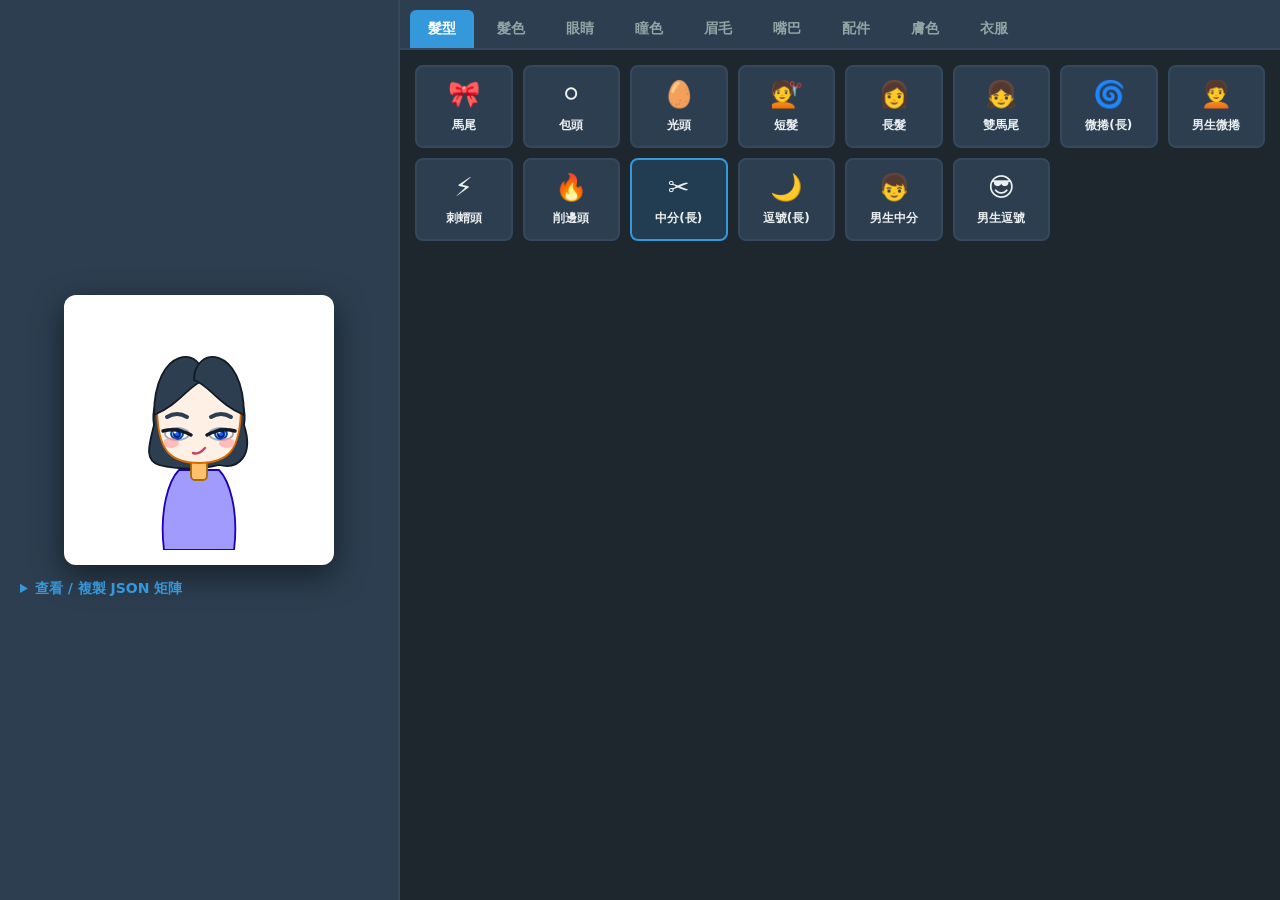
<file: index.html>
<!DOCTYPE html>
<html lang="zh-Hant">
<head>
  <meta charset="UTF-8">
  <!-- 加入這行 Meta 標籤，確保手機端能正確縮放與拒絕雙擊放大 -->
  <meta name="viewport" content="width=device-width, initial-scale=1.0, maximum-scale=1.0, user-scalable=no">
  <title>Avatar 造型型錄展示廳</title>
  <style>
    :root { 
      --bg-dark: #1e272e; --panel-bg: #2c3e50; --accent: #3498db; 
      --text: #ecf0f1; --border: #34495e; 
    }
    body { 
      margin: 0; padding: 0; font-family: system-ui, -apple-system, sans-serif; 
      background: var(--bg-dark); color: var(--text); 
      display: flex; height: 100vh; overflow: hidden; 
      flex-direction: row; /* 預設桌機為左右並排 */
    }
    
    /* === 左側/上方 預覽區 === */
    .preview-section { 
      width: 400px; background: var(--panel-bg); display: flex; 
      flex-direction: column; align-items: center; justify-content: center; 
      border-right: 2px solid var(--border); padding: 20px; box-sizing: border-box;
      z-index: 10;
    }
    .preview-box { 
      background: #ffffff; border-radius: 12px; padding: 15px; 
      box-shadow: 0 10px 30px rgba(0,0,0,0.5); margin-bottom: 15px;
      display: flex; justify-content: center; align-items: center;
    }
    .json-area {
      width: 100%; display: flex; flex-direction: column;
    }
    .json-area summary {
      cursor: pointer; font-size: 14px; font-weight: bold; color: var(--accent);
      margin-bottom: 8px; outline: none; user-select: none;
    }
    .json-output { 
      width: 100%; height: 120px; background: #111; color: #2ecc71; 
      border: 1px solid var(--border); border-radius: 6px; padding: 10px; 
      font-family: monospace; font-size: 12px; resize: none; box-sizing: border-box;
    }

    /* === 右側/下方 型錄區 === */
    .catalog-section { 
      flex: 1; display: flex; flex-direction: column; min-width: 0;
    }
    .tabs { 
      display: flex; background: var(--panel-bg); padding: 10px 10px 0; 
      gap: 5px; border-bottom: 2px solid var(--border); 
      overflow-x: auto; white-space: nowrap; /* 支援橫向滑動 */
      -webkit-overflow-scrolling: touch; /* iOS 滑動順暢 */
    }
    /* 隱藏捲軸美化 */
    .tabs::-webkit-scrollbar { height: 4px; }
    .tabs::-webkit-scrollbar-track { background: var(--panel-bg); }
    .tabs::-webkit-scrollbar-thumb { background: var(--border); border-radius: 2px; }

    .tab-btn { 
      background: transparent; color: #95a5a6; border: none; padding: 10px 18px; 
      font-size: 14px; font-weight: bold; cursor: pointer; border-radius: 6px 6px 0 0;
      flex-shrink: 0; transition: 0.2s;
    }
    .tab-btn.active { background: var(--accent); color: white; }
    .tab-btn:hover:not(.active) { background: var(--border); color: white; }
    
    .grid-container { 
      padding: 15px; overflow-y: auto; display: grid; flex: 1;
      grid-template-columns: repeat(auto-fill, minmax(90px, 1fr)); gap: 10px; 
      align-content: start;
    }
    /* 選項按鈕 */
    .item-card { 
      background: var(--panel-bg); border: 2px solid var(--border); 
      border-radius: 8px; padding: 12px 8px; text-align: center; 
      cursor: pointer; transition: 0.2s; display: flex; flex-direction: column; gap: 8px;
    }
    .item-card:hover { border-color: var(--accent); }
    .item-card.selected { border-color: var(--accent); background: rgba(52, 152, 219, 0.2); }
    .item-icon { font-size: 26px; }
    .item-name { font-size: 12px; font-weight: bold; }
    
    /* 色票 */
    .color-swatch { 
      width: 100%; height: 35px; border-radius: 6px; border: 2px solid rgba(255,255,255,0.2); 
    }

    /* ========================================= */
    /* 手機版 RWD 斷點 (小於 768px 時觸發)         */
    /* ========================================= */
    @media (max-width: 768px) {
      body {
        flex-direction: column; /* 改為上下佈局 */
      }
      .preview-section {
        width: 100%;
        padding: 10px;
        border-right: none;
        border-bottom: 2px solid var(--border);
        flex: 0 0 auto; /* 預覽區高度自適應，不參與均分 */
        box-shadow: 0 4px 10px rgba(0,0,0,0.3);
      }
      .preview-box {
        margin-bottom: 10px;
        padding: 10px;
        /* 手機螢幕較窄，將渲染容器縮放 0.85 倍避免過度擁擠 */
        transform: scale(0.85); 
      }
      .json-area summary {
        margin-bottom: 0; font-size: 13px; text-align: center;
      }
      .json-output {
        height: 90px; margin-top: 8px;
      }
      .grid-container { 
        padding: 10px;
        /* 手機上單行可塞入更多選項 */
        grid-template-columns: repeat(auto-fill, minmax(75px, 1fr)); gap: 8px; 
      }
      .item-card { padding: 10px 5px; }
      .item-icon { font-size: 22px; }
      .item-name { font-size: 11px; }
    }
  </style>
</head>
<body>

  <!-- 左側/頂部：渲染與狀態區 -->
  <div class="preview-section">
    <div class="preview-box" id="avatar-preview"></div>
    
    <!-- 將 JSON 數據設為 details 摺疊標籤，節省手機螢幕空間 -->
    <details class="json-area">
      <summary>查看 / 複製 JSON 矩陣</summary>
      <textarea class="json-output" id="config-output" readonly></textarea>
    </details>
  </div>

  <!-- 右側/底部：資產型錄區 -->
  <div class="catalog-section">
    <div class="tabs" id="catalog-tabs"></div>
    <div class="grid-container" id="catalog-grid"></div>
  </div>

  <!-- 引入核心渲染器 -->
  <script src="AvatarRenderer.js"></script>
  
  <script>
    document.addEventListener('DOMContentLoaded', () => {
      'use strict';

      if (typeof AvatarRenderer === 'undefined') {
        document.body.innerHTML = '<h2 style="color:red; padding: 20px;">[系統錯誤] 找不到 AvatarRenderer.js。</h2>';
        return;
      }

      // 定義映射結構 (支援動態載入渲染器內的資產)
      const CATALOG_MAP = [
        { id: 'hairstyle', label: '髮型', dict: AvatarRenderer.HAIR_STYLES },
        { id: 'hairColor', label: '髮色', type: 'color', options: ['#1a1a1a', '#2c3e50', '#4a2c2a', '#8b4513', '#d4a017', '#e63946', '#ff7eb3', '#7b2cbf'] },
        { id: 'eyes', label: '眼睛', dict: AvatarRenderer.EYES },
        { id: 'eyeColor', label: '瞳色', type: 'color', options: ['#74b9ff', '#0984e3', '#a29bfe', '#6c5ce7', '#fd79a8', '#ff7675', '#55efc4', '#00b894', '#fdcb6e', '#1a1a1a'] },
        { id: 'eyebrow', label: '眉毛', dict: AvatarRenderer.EYEBROWS },
        { id: 'mouth', label: '嘴巴', dict: AvatarRenderer.MOUTHS },
        { id: 'accessory', label: '配件', dict: AvatarRenderer.ACCESSORIES },
        { id: 'skinColor', label: '膚色', type: 'color', options: ['#fff0e6', '#fde2c4', '#f1c27d', '#e0ac69', '#8d5524', '#c68642'] },
        { id: 'clothesColor', label: '衣服', type: 'color', options: ['#264653', '#2a9d8f', '#e9c46a', '#f4a261', '#e76f51', '#6a4c93', '#a29bfe'] }
      ];

      const state = {
        activeTab: 'hairstyle',
        avatar: { ...AvatarRenderer.DEFAULT }
      };

      const previewEl = document.getElementById('avatar-preview');
      const outputEl = document.getElementById('config-output');
      const tabsEl = document.getElementById('catalog-tabs');
      const gridEl = document.getElementById('catalog-grid');

      const renderer = new AvatarRenderer(previewEl, { size: 240, avatar: state.avatar });

      function updatePreview() {
        renderer.setAvatar(state.avatar);
        outputEl.value = JSON.stringify(state.avatar, null, 2);
      }

      function buildTabs() {
        tabsEl.innerHTML = '';
        CATALOG_MAP.forEach(tab => {
          const btn = document.createElement('button');
          btn.className = `tab-btn ${state.activeTab === tab.id ? 'active' : ''}`;
          btn.textContent = tab.label;
          btn.onclick = () => {
            state.activeTab = tab.id;
            buildTabs();
            buildGrid();
          };
          tabsEl.appendChild(btn);
        });
      }

      function buildGrid() {
        gridEl.innerHTML = '';
        const currentTab = CATALOG_MAP.find(t => t.id === state.activeTab);
        if (!currentTab) return;

        if (currentTab.type === 'color') {
          currentTab.options.forEach(color => {
            const card = document.createElement('div');
            card.className = `item-card ${state.avatar[currentTab.id] === color ? 'selected' : ''}`;
            card.innerHTML = `<div class="color-swatch" style="background: ${color}"></div><div class="item-name">${color}</div>`;
            card.onclick = () => {
              state.avatar[currentTab.id] = color;
              updatePreview();
              buildGrid();
            };
            gridEl.appendChild(card);
          });
        } else {
          Object.entries(currentTab.dict).forEach(([key, meta]) => {
            const card = document.createElement('div');
            card.className = `item-card ${state.avatar[currentTab.id] === key ? 'selected' : ''}`;
            card.innerHTML = `<div class="item-icon">${meta.icon || '✨'}</div><div class="item-name">${meta.name || key}</div>`;
            card.onclick = () => {
              state.avatar[currentTab.id] = key;
              updatePreview();
              buildGrid();
            };
            gridEl.appendChild(card);
          });
        }
      }

      // 點擊 JSON 文字框時自動全選，方便手機複製
      outputEl.addEventListener('click', function() {
        this.select();
      });

      buildTabs();
      buildGrid();
      updatePreview();
    });
  </script>
</body>
</html>
</file>
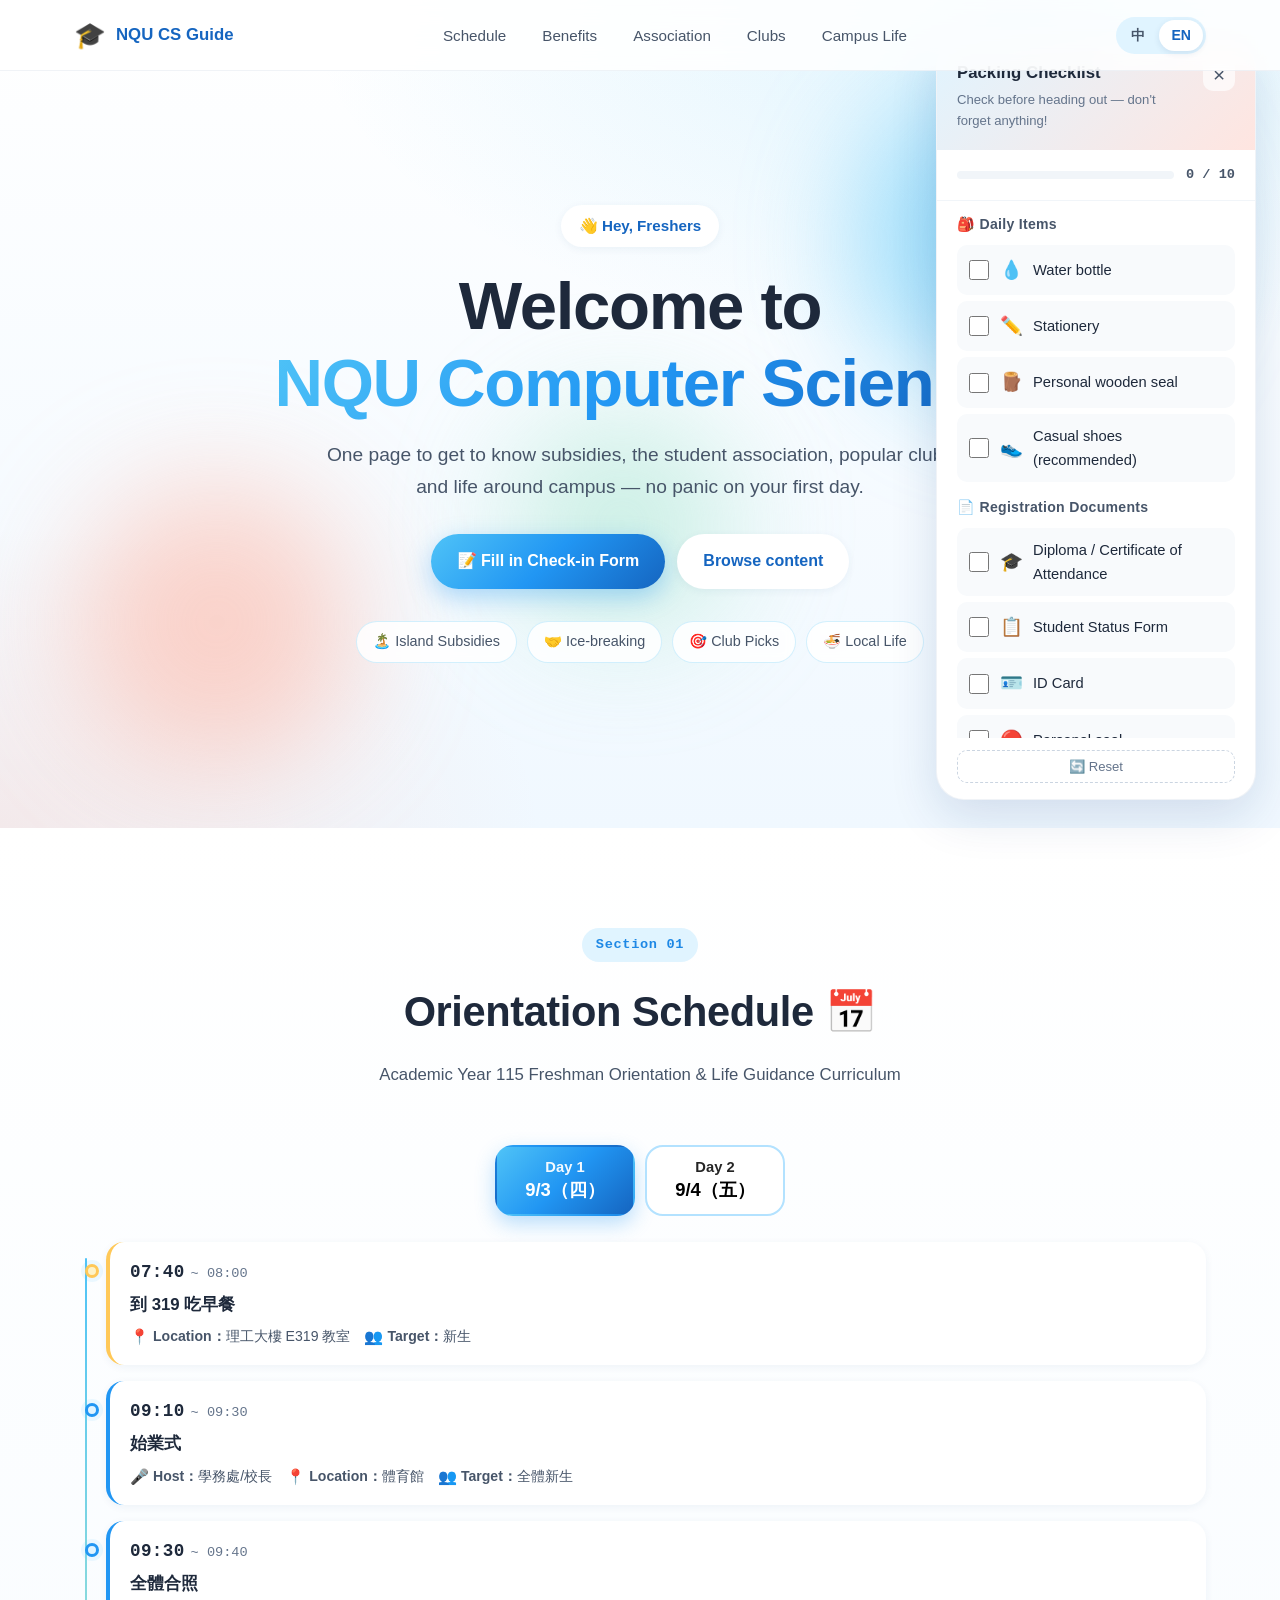
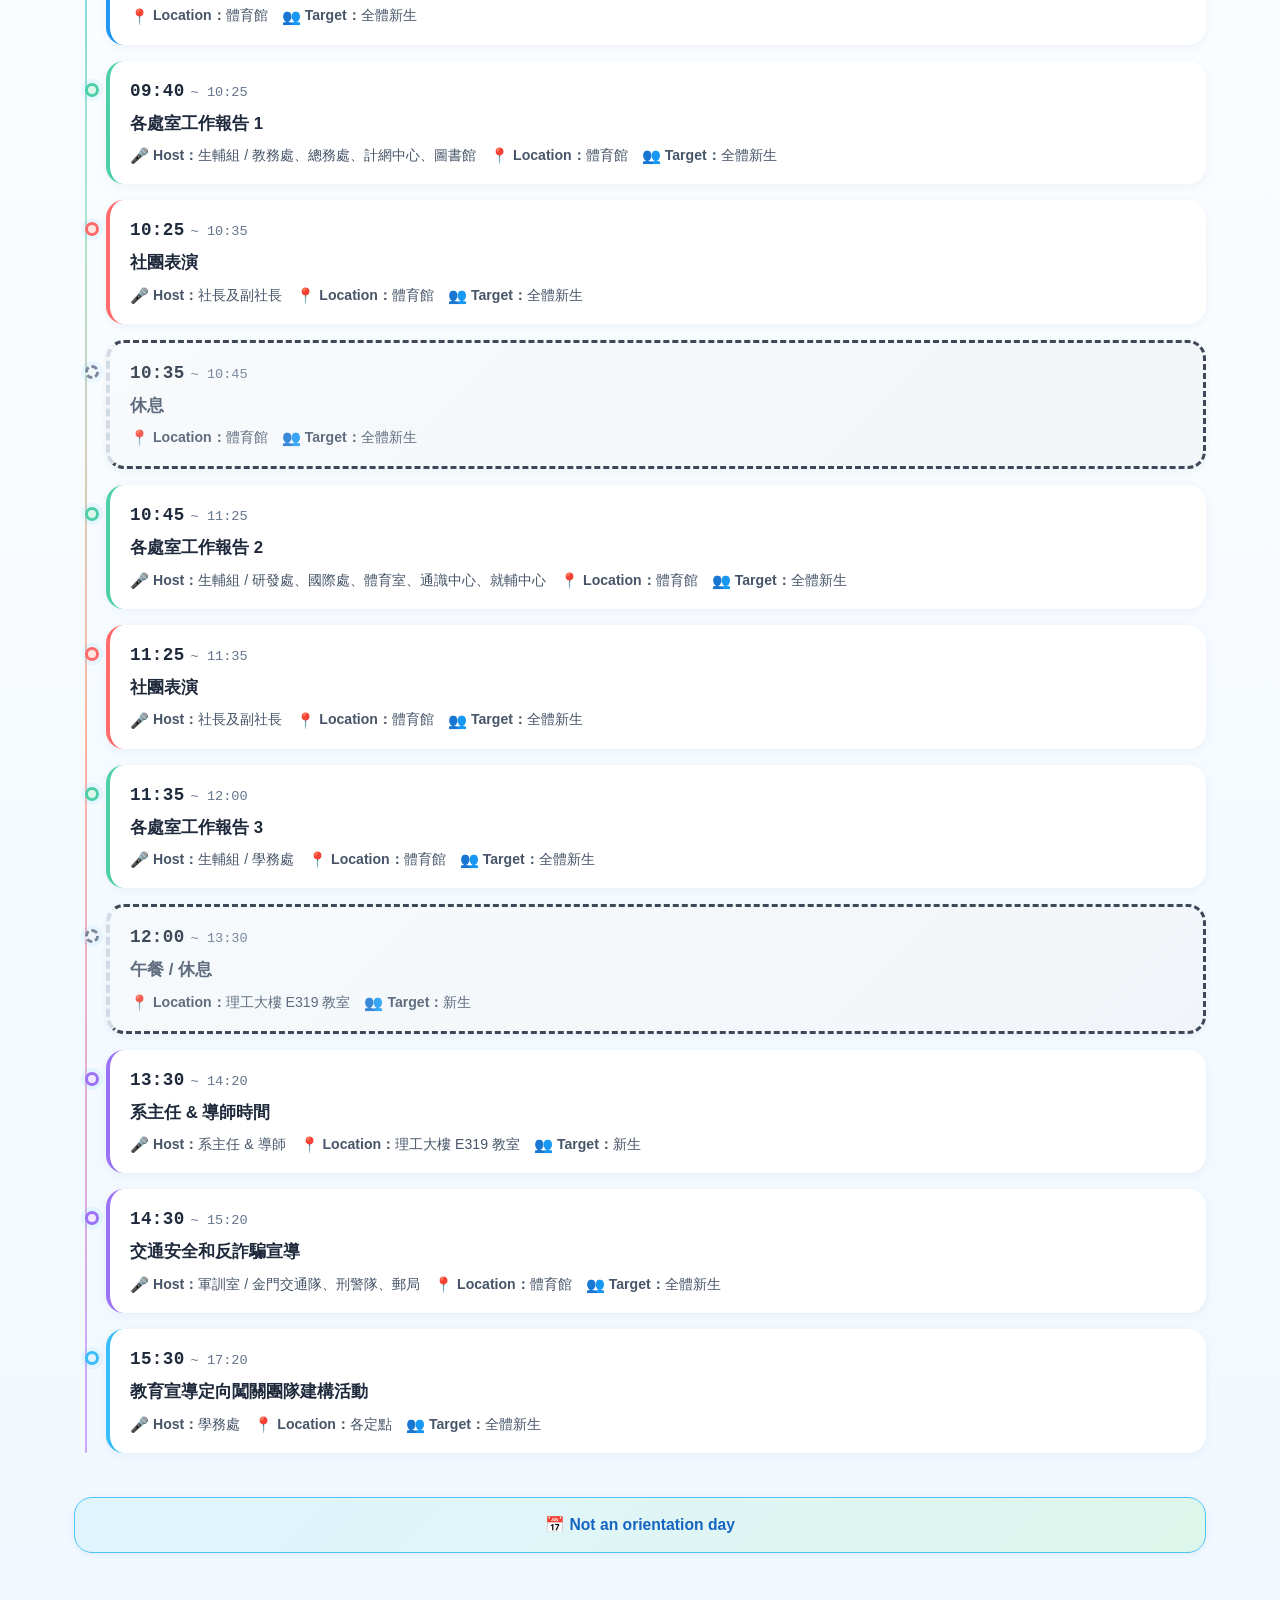
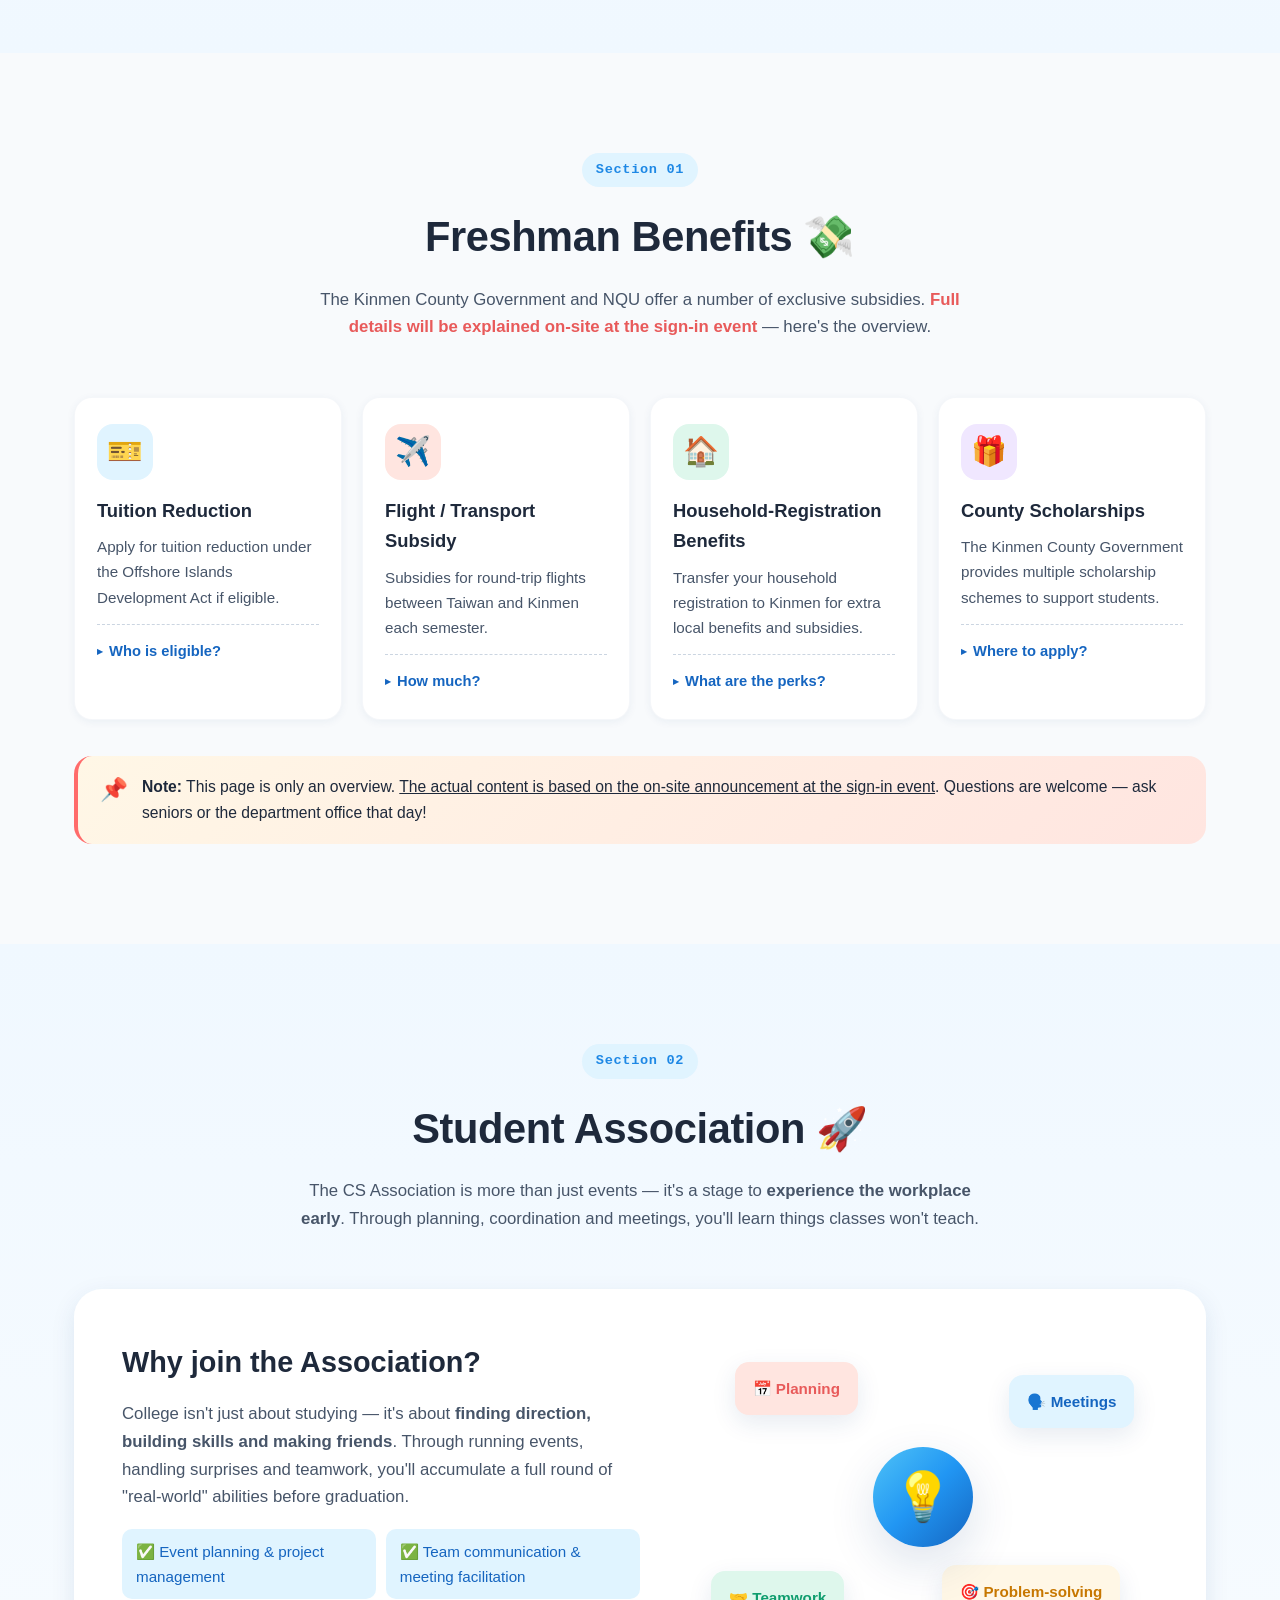
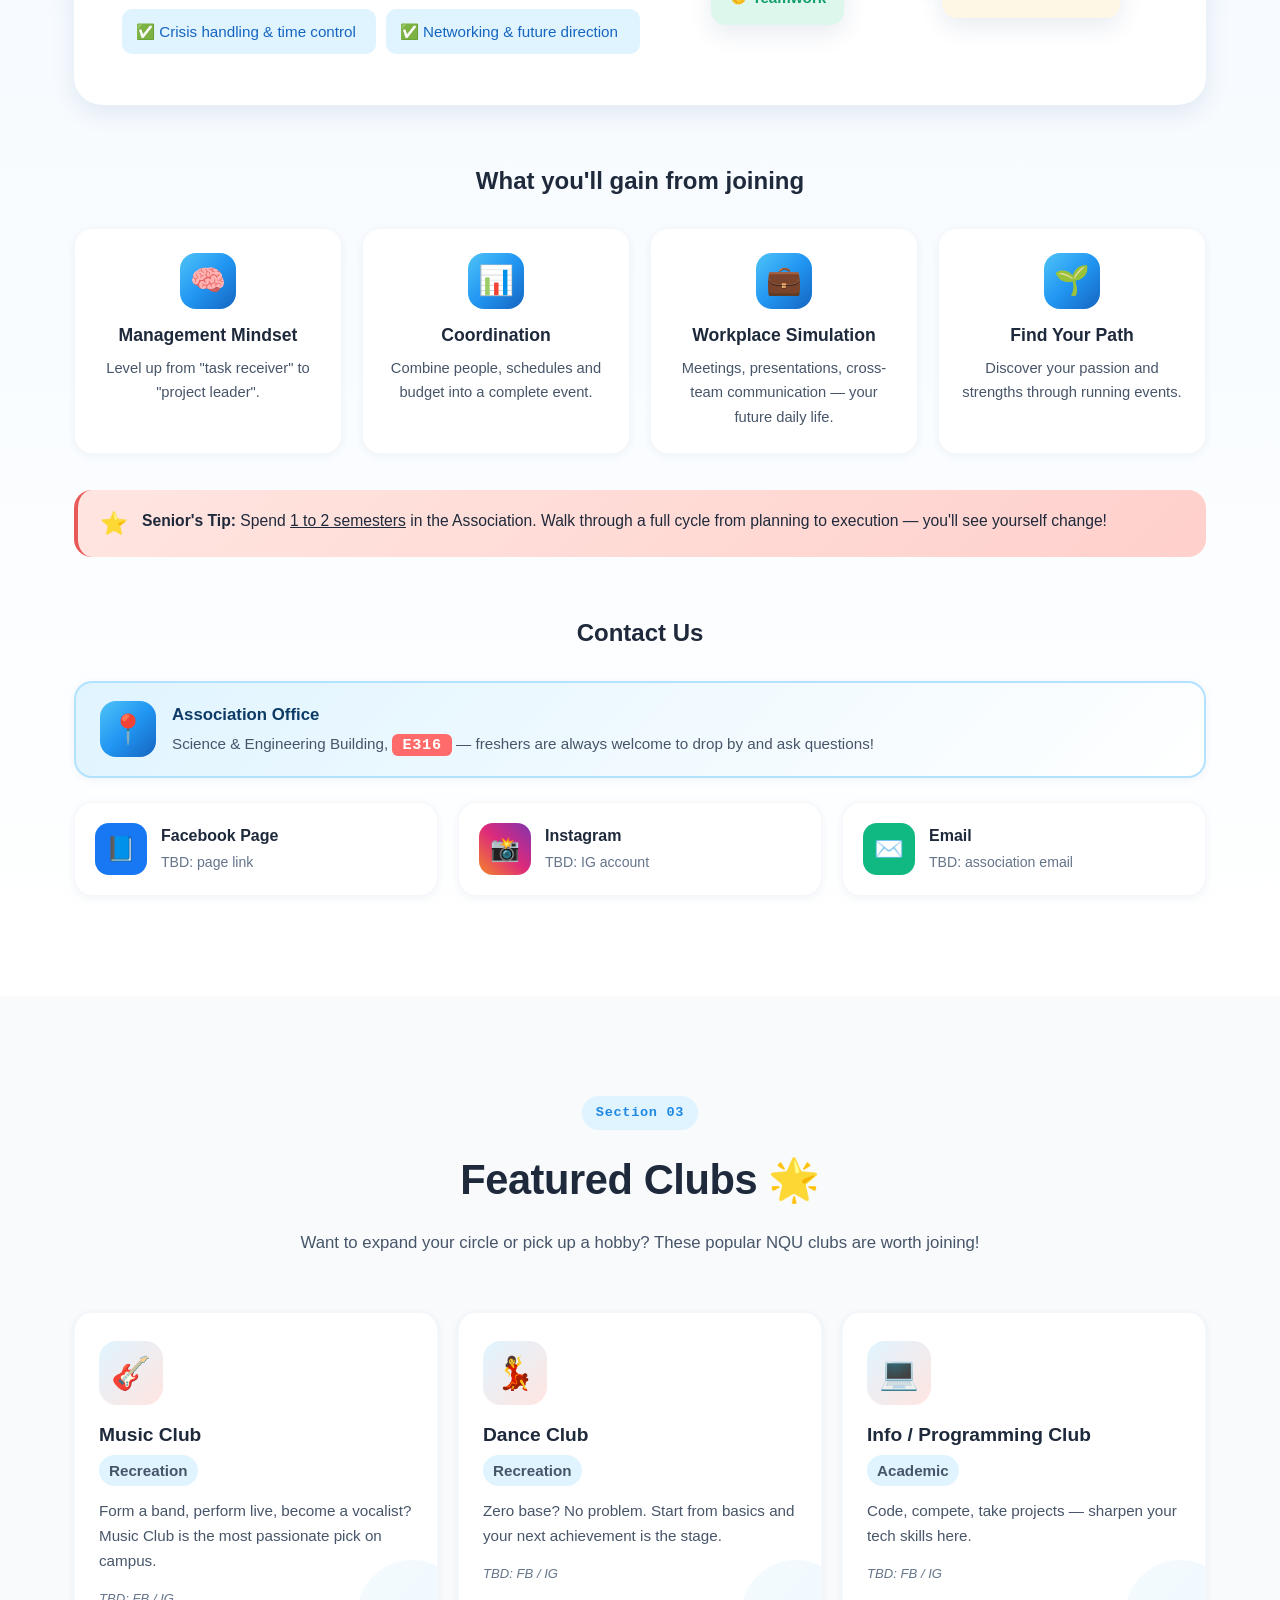
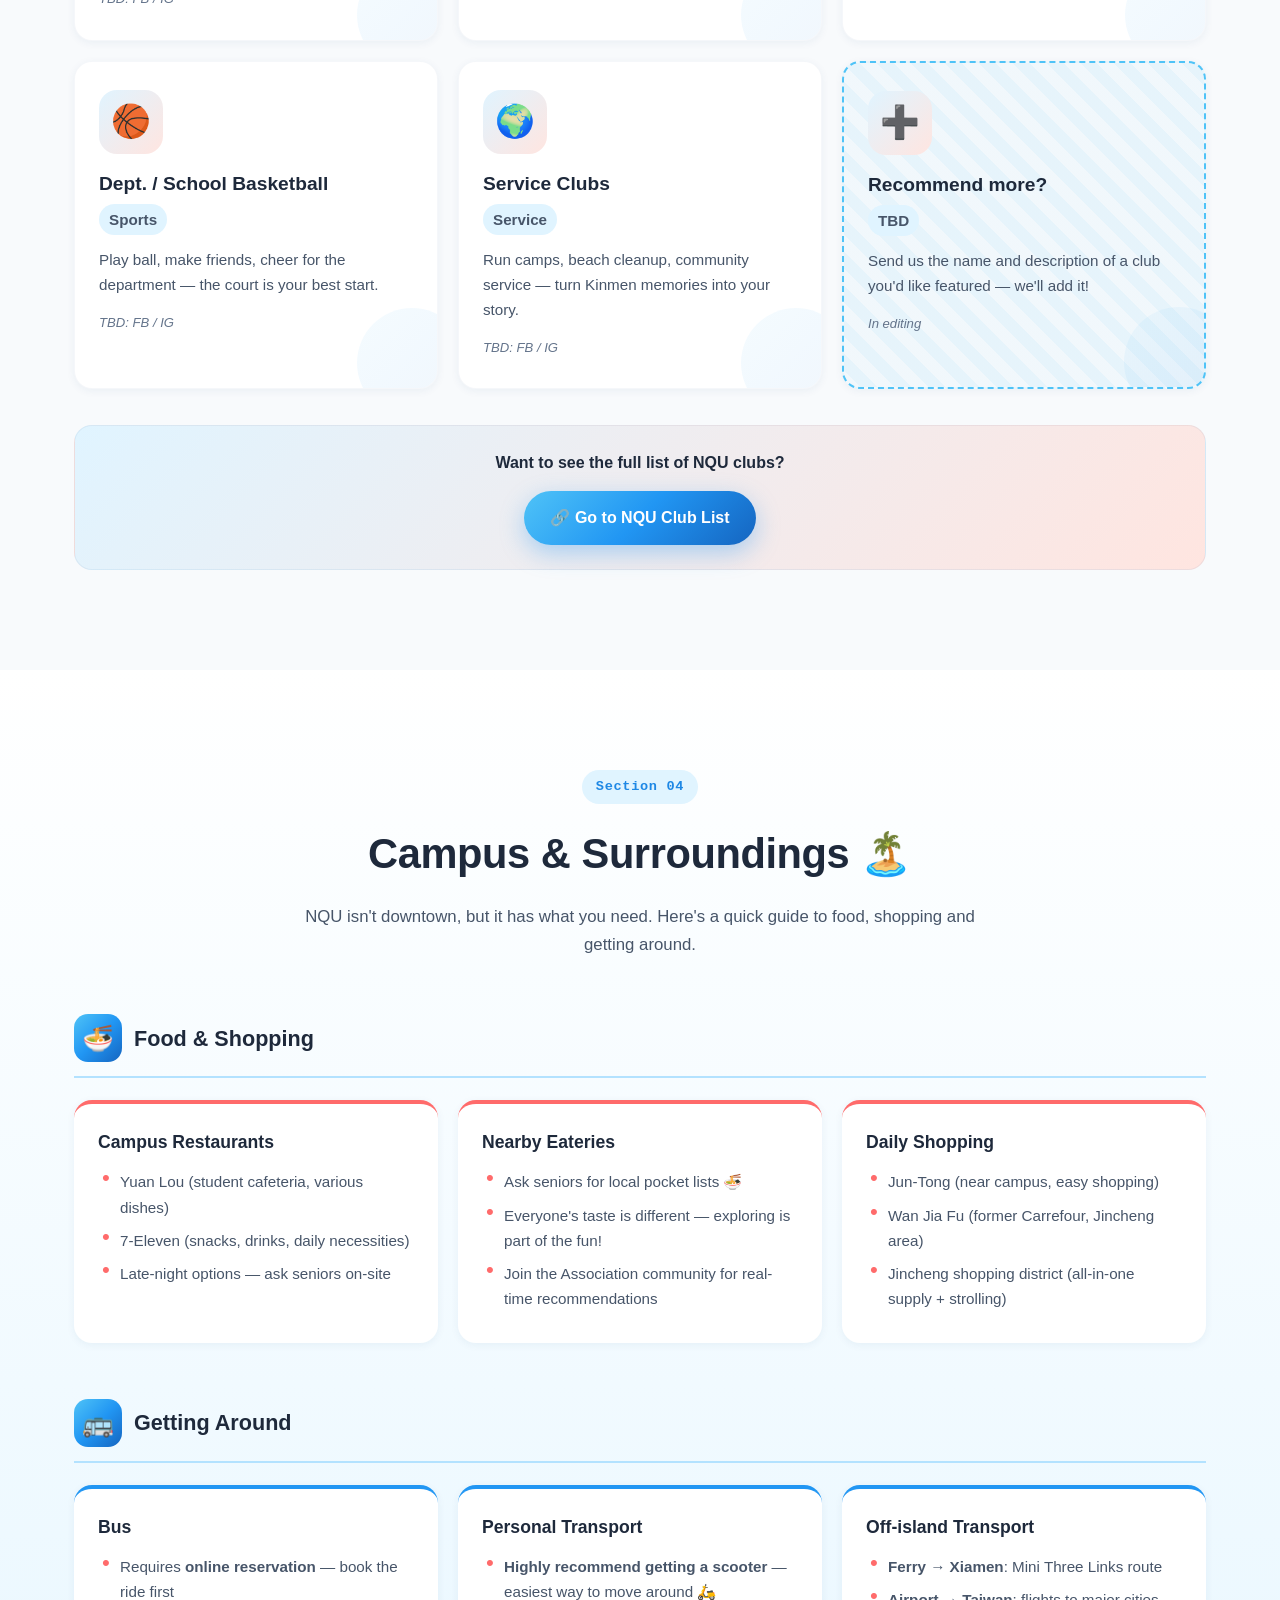
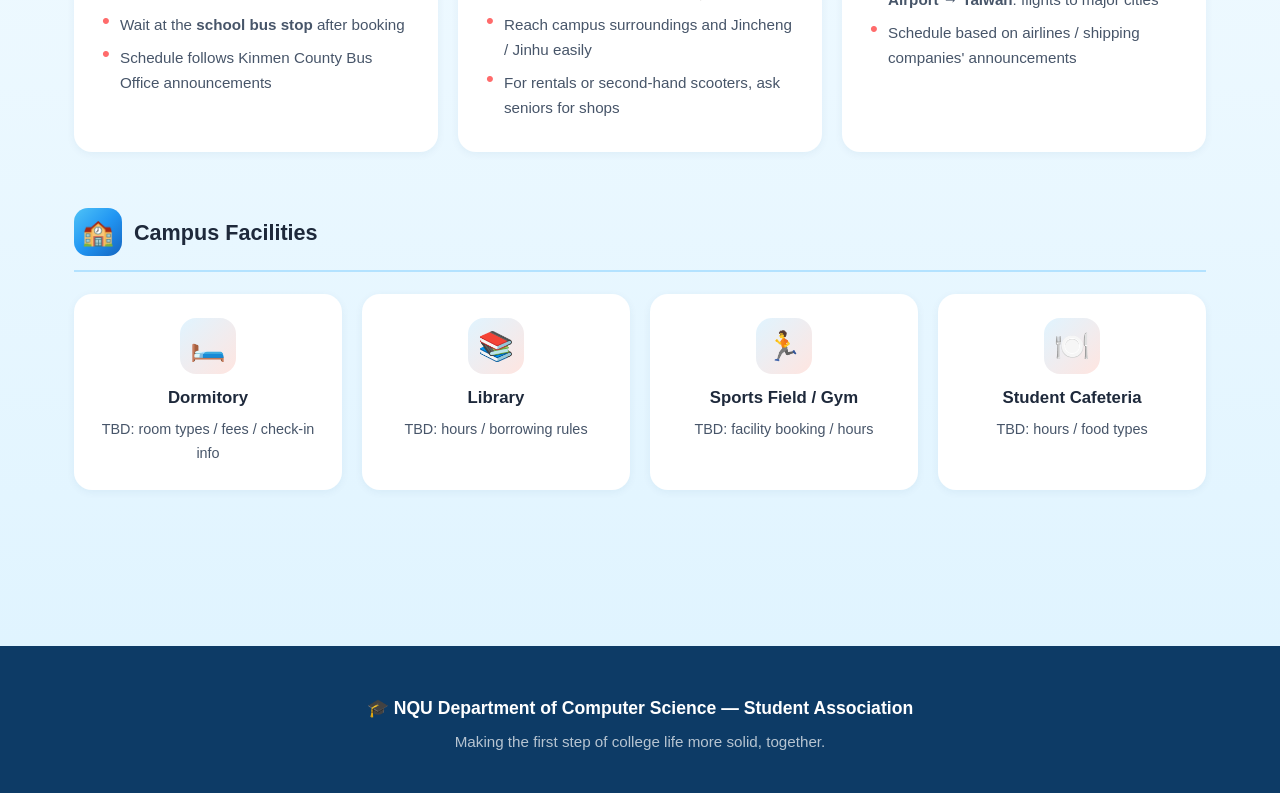
<file: feedback_form/index.html>
<!DOCTYPE html>
<html lang="zh-Hant">
<head>
  <meta charset="UTF-8" />
  <meta name="viewport" content="width=device-width, initial-scale=1.0" />
  <title data-i18n="page-title">金大資工新生指南 | Welcome Freshers</title>
  <meta name="description" data-i18n="page-desc" content="給金門大學資訊工程學系新生的全方位入門指南：優惠政策、系學會、社團與周邊生態。" />
  <link rel="stylesheet" href="style.css" />
</head>
<body>

  <!-- ============== 頂部導覽列 ============== -->
  <header class="navbar" id="navbar">
    <div class="nav-inner">
      <a href="#top" class="brand">
        <span class="brand-mark">🎓</span>
        <span class="brand-text" data-i18n="brand">金大資工新生指南</span>
      </a>
      <nav class="nav-links">
        <a href="#schedule" data-i18n="nav-schedule">新生行程</a>
        <a href="#policy" data-i18n="nav-policy">優惠政策</a>
        <a href="#association" data-i18n="nav-association">系學會</a>
        <a href="#clubs" data-i18n="nav-clubs">熱門社團</a>
        <a href="#life" data-i18n="nav-life">周邊生態</a>
      </nav>

      <!-- 語言切換 -->
      <div class="lang-switch" role="group" aria-label="Language switcher">
        <button class="lang-btn active" data-lang="zh" type="button" aria-label="切換到中文">中</button>
        <button class="lang-btn" data-lang="en" type="button" aria-label="Switch to English">EN</button>
      </div>

      <button class="nav-toggle" id="navToggle" aria-label="開啟選單">☰</button>
    </div>
  </header>

  <!-- ============== Hero 首頁橫幅 ============== -->
  <section class="hero" id="top">
    <div class="hero-bg">
      <div class="blob blob-1"></div>
      <div class="blob blob-2"></div>
      <div class="blob blob-3"></div>
    </div>
    <div class="hero-content">
      <p class="hero-eyebrow" data-i18n="hero-eyebrow">👋 嗨，新生</p>
      <h1 class="hero-title">
        <span data-i18n="hero-title-1">歡迎來到</span><br/>
        <span class="gradient-text" data-i18n="hero-title-2">金門大學資工系</span>
      </h1>
      <p class="hero-sub" data-i18n="hero-sub">一頁帶你認識補助政策、系學會、熱門社團與校園周邊生活，讓你的大學第一天不再手忙腳亂。</p>
      <div class="hero-cta">
        <a href="https://docs.google.com/forms/d/e/1FAIpQLSdD2zeQoWlKoznSL9fJsHEqjEMqN6kV2GFr8b3Kbhd0Yrdw0w/viewform?usp=publish-editor"
           target="_blank" rel="noopener"
           class="btn btn-primary btn-pulse">
          <span data-i18n="hero-btn-form">📝 填寫報到表單</span>
        </a>
        <a href="#policy" class="btn btn-ghost" data-i18n="hero-btn-explore">先逛逛內容</a>
      </div>
      <div class="hero-pills">
        <span class="pill" data-i18n="hero-pill-1">🏝️ 離島補助</span>
        <span class="pill" data-i18n="hero-pill-2">🤝 破冰活動</span>
        <span class="pill" data-i18n="hero-pill-3">🎯 社團精選</span>
        <span class="pill" data-i18n="hero-pill-4">🍜 在地生活</span>
      </div>
    </div>
  </section>

  <!-- ============== 1. 新生入學輔導行程 ============== -->
  <section class="section section-schedule" id="schedule">
    <div class="container">
      <div class="section-head">
        <span class="section-tag" data-i18n="schedule-tag">Section 01</span>
        <h2 class="section-title" data-i18n="schedule-title">新生入學輔導行程 📅</h2>
        <p class="section-desc" data-i18n="schedule-desc">115 學年度新生入學輔導暨生活輔導教育課程</p>
      </div>

      <div class="schedule-tabs" role="tablist">
        <button class="schedule-tab active" data-day="0" type="button" role="tab" aria-selected="true">
          <span class="tab-day" data-i18n="schedule-day1">第1日</span>
          <span class="tab-date">9/3（四）</span>
        </button>
        <button class="schedule-tab" data-day="1" type="button" role="tab" aria-selected="false">
          <span class="tab-day" data-i18n="schedule-day2">第2日</span>
          <span class="tab-date">9/4（五）</span>
        </button>
      </div>

      <div class="schedule-department" id="scheduleDepartment" hidden></div>

      <div class="timeline" id="timelineDay1"></div>
      <div class="timeline" id="timelineDay2" hidden></div>

      <div class="schedule-status" id="scheduleStatus"></div>
    </div>
  </section>

  <!-- ============== 2. 優惠政策 ============== -->
  <section class="section section-policy" id="policy">
    <div class="container">
      <div class="section-head">
        <span class="section-tag" data-i18n="policy-tag">Section 01</span>
        <h2 class="section-title" data-i18n="policy-title">新生優惠政策 💸</h2>
        <p class="section-desc" data-i18n-html="policy-desc">金門縣政府與學校提供多項專屬補助，<span class="hl">詳情將於簽名活動現場說明</span>，這裡先幫你掌握大方向。</p>
      </div>

      <div class="grid grid-4">
        <article class="card card-policy">
          <div class="card-icon icon-blue">🎫</div>
          <h3 data-i18n="policy-1-title">學費減免</h3>
          <p data-i18n="policy-1-desc">依據離島建設條例，符合身份可申請學費減免。</p>
          <details class="faq">
            <summary data-i18n="policy-1-q">誰可以申請？</summary>
            <p data-i18n="policy-1-a">以學校公告與註冊組資訊為準，簽名活動當天會有完整說明。</p>
          </details>
        </article>

        <article class="card card-policy">
          <div class="card-icon icon-coral">✈️</div>
          <h3 data-i18n="policy-2-title">機票 / 交通補助</h3>
          <p data-i18n="policy-2-desc">每學期提供往返台金機票或交通費用補貼。</p>
          <details class="faq">
            <summary data-i18n="policy-2-q">補助額度？</summary>
            <p data-i18n="policy-2-a">依縣府當年度公告調整，建議現場確認最新版本。</p>
          </details>
        </article>

        <article class="card card-policy">
          <div class="card-icon icon-mint">🏠</div>
          <h3 data-i18n="policy-3-title">遷戶籍優惠</h3>
          <p data-i18n="policy-3-desc">將戶籍遷至金門，可享有更多在地福利與補助。</p>
          <details class="faq">
            <summary data-i18n="policy-3-q">遷戶籍有什麼好處？</summary>
            <p data-i18n="policy-3-a">可能包含就學津貼、醫療優惠、地方加碼等，現場會完整說明。</p>
          </details>
        </article>

        <article class="card card-policy">
          <div class="card-icon icon-violet">🎁</div>
          <h3 data-i18n="policy-4-title">縣府助學金</h3>
          <p data-i18n="policy-4-desc">金門縣政府提供多項助學方案，協助學生安心就學。</p>
          <details class="faq">
            <summary data-i18n="policy-4-q">要去哪裡申請？</summary>
            <p data-i18n="policy-4-a">請依學校與縣府公告流程辦理，記得關注截止日期。</p>
          </details>
        </article>
      </div>

      <div class="callout">
        <span class="callout-icon">📌</span>
        <div data-i18n-html="policy-callout"><strong>提醒：</strong>本頁只整理政策方向，<u>實際內容以簽名活動現場公告為準</u>。若有疑問，歡迎當天向學長姐或系辦詢問！</div>
      </div>
    </div>
  </section>

  <!-- ============== 2. 系學會 ============== -->
  <section class="section section-association" id="association">
    <div class="container">
      <div class="section-head">
        <span class="section-tag" data-i18n="assoc-tag">Section 02</span>
        <h2 class="section-title" data-i18n="assoc-title">系學會 🚀</h2>
        <p class="section-desc" data-i18n-html="assoc-desc">系學會不只是辦活動，更是<strong>提前體驗職場</strong>的舞台。透過規劃、統籌、會議討論，你能學到課堂不會教的事。</p>
      </div>

      <!-- 系學會主視覺卡片 -->
      <div class="assoc-hero">
        <div class="assoc-hero-text">
          <h3 data-i18n="assoc-hero-title">為什麼要加入系學會？</h3>
          <p data-i18n-html="assoc-hero-p">大學不只是讀書，更是<strong>找方向、練本事、交朋友</strong>的階段。系學會透過辦活動、處理突發狀況、與人合作，讓你在畢業前先累積一輪「出社會會用到」的能力。</p>
          <ul class="check-list">
            <li data-i18n="assoc-check-1">✅ 活動規劃與專案管理</li>
            <li data-i18n="assoc-check-2">✅ 團隊溝通與會議主持</li>
            <li data-i18n="assoc-check-3">✅ 危機處理與時間掌控</li>
            <li data-i18n="assoc-check-4">✅ 拓展人脈、找到未來方向</li>
          </ul>
        </div>
        <div class="assoc-hero-visual">
          <div class="float-card fc-1" data-i18n="assoc-fc-1">📅 活動企劃</div>
          <div class="float-card fc-2" data-i18n="assoc-fc-2">🗣️ 會議主持</div>
          <div class="float-card fc-3" data-i18n="assoc-fc-3">🤝 團隊合作</div>
          <div class="float-card fc-4" data-i18n="assoc-fc-4">🎯 解決問題</div>
          <div class="assoc-center">💡</div>
        </div>
      </div>

      <!-- 收穫卡片 -->
      <h3 class="block-title" data-i18n="assoc-block-title">參加系學會，你會收穫…</h3>
      <div class="grid grid-4">
        <div class="mini-card">
          <span class="mini-icon">🧠</span>
          <h4 data-i18n="mini-1-title">管理思維</h4>
          <p data-i18n="mini-1-desc">從「被交付任務」升級到「能帶領專案」的人。</p>
        </div>
        <div class="mini-card">
          <span class="mini-icon">📊</span>
          <h4 data-i18n="mini-2-title">統籌能力</h4>
          <p data-i18n="mini-2-desc">學會把人、時程、預算整合成一個完整活動。</p>
        </div>
        <div class="mini-card">
          <span class="mini-icon">💼</span>
          <h4 data-i18n="mini-3-title">職場模擬</h4>
          <p data-i18n="mini-3-desc">開會、做簡報、跨組溝通，都是未來工作的日常。</p>
        </div>
        <div class="mini-card">
          <span class="mini-icon">🌱</span>
          <h4 data-i18n="mini-4-title">找到方向</h4>
          <p data-i18n="mini-4-desc">從辦活動中發現自己的熱情與擅長的事。</p>
        </div>
      </div>

      <div class="callout callout-coral">
        <span class="callout-icon">⭐</span>
        <div data-i18n-html="assoc-callout"><strong>學長姐建議：</strong>抓 <u>1 到 2 學期</u> 參與系學會，從籌備到執行完整走過一輪活動，你會發現自己變得不一樣！</div>
      </div>

      <!-- 聯絡方式 -->
      <h3 class="block-title" data-i18n="contact-block-title">聯絡我們</h3>

      <div class="office-callout">
        <span class="office-icon">📍</span>
        <div>
          <strong data-i18n="office-title">系學會辦公室</strong>
          <p data-i18n-html="office-desc">理工大樓 <span class="hl">E316</span>　歡迎新生隨時來坐坐、問問題！</p>
        </div>
      </div>

      <div class="grid grid-3 contact-grid">
        <a class="contact-card" href="#" aria-label="Facebook">
          <span class="contact-icon" style="background:#1877F2;">📘</span>
          <div>
            <h4 data-i18n="contact-fb">Facebook 粉專</h4>
            <p data-i18n="contact-fb-pending">待補：粉專連結</p>
          </div>
        </a>
        <a class="contact-card" href="#" aria-label="Instagram">
          <span class="contact-icon" style="background:linear-gradient(45deg,#F58529,#DD2A7B,#8134AF);">📸</span>
          <div>
            <h4 data-i18n="contact-ig">Instagram</h4>
            <p data-i18n="contact-ig-pending">待補：IG 帳號</p>
          </div>
        </a>
        <a class="contact-card" href="mailto:nqucs@example.com" aria-label="Email">
          <span class="contact-icon" style="background:#10B981;">✉️</span>
          <div>
            <h4 data-i18n="contact-email">Email</h4>
            <p data-i18n="contact-email-pending">待補：系學會信箱</p>
          </div>
        </a>
      </div>
    </div>
  </section>

  <!-- ============== 3. 熱門社團 ============== -->
  <section class="section section-clubs" id="clubs">
    <div class="container">
      <div class="section-head">
        <span class="section-tag" data-i18n="clubs-tag">Section 03</span>
        <h2 class="section-title" data-i18n="clubs-title">熱門社團精選 🌟</h2>
        <p class="section-desc" data-i18n="clubs-desc">想拓展交友圈、培養興趣？這幾個金大熱門社團值得你加入！</p>
      </div>

      <div class="grid grid-3">
        <article class="club-card">
          <div class="club-emoji">🎸</div>
          <h3 data-i18n="club-1-name">熱音社</h3>
          <p class="club-tag" data-i18n="club-1-type">康樂性</p>
          <p data-i18n="club-1-desc">想組團、想表演、想當主唱？熱音社是金大夜晚最熱血的選擇。</p>
          <span class="club-meta" data-i18n="club-1-meta">待補：FB / IG</span>
        </article>

        <article class="club-card">
          <div class="club-emoji">💃</div>
          <h3 data-i18n="club-2-name">熱舞社</h3>
          <p class="club-tag" data-i18n="club-2-type">康樂性</p>
          <p data-i18n="club-2-desc">零基礎也能跳，從基礎練起，站上舞台就是你下一個成就。</p>
          <span class="club-meta" data-i18n="club-2-meta">待補：FB / IG</span>
        </article>

        <article class="club-card">
          <div class="club-emoji">💻</div>
          <h3 data-i18n="club-3-name">資訊社 / 程式設計社</h3>
          <p class="club-tag" data-i18n="club-3-type">學術性</p>
          <p data-i18n="club-3-desc">寫 code、參加比賽、接專案，技術力在這裡練起來。</p>
          <span class="club-meta" data-i18n="club-3-meta">待補：FB / IG</span>
        </article>

        <article class="club-card">
          <div class="club-emoji">🏀</div>
          <h3 data-i18n="club-4-name">系 / 校 籃球隊</h3>
          <p class="club-tag" data-i18n="club-4-type">體育性</p>
          <p data-i18n="club-4-desc">想打球、想交朋友、想為系爭光，球場是你最好的起點。</p>
          <span class="club-meta" data-i18n="club-4-meta">待補：FB / IG</span>
        </article>

        <article class="club-card">
          <div class="club-emoji">🌍</div>
          <h3 data-i18n="club-5-name">服務性社團</h3>
          <p class="club-tag" data-i18n="club-5-type">服務性</p>
          <p data-i18n="club-5-desc">帶營隊、淨灘、社區服務，把金門的回憶變成你的故事。</p>
          <span class="club-meta" data-i18n="club-5-meta">待補：FB / IG</span>
        </article>

        <article class="club-card club-card-add">
          <div class="club-emoji">➕</div>
          <h3 data-i18n="club-6-name">想推薦更多？</h3>
          <p class="club-tag" data-i18n="club-6-type">等你來補</p>
          <p data-i18n="club-6-desc">把你想介紹的社團名稱與簡述交給系學會，我們幫你上架！</p>
          <span class="club-meta" data-i18n="club-6-meta">編輯中</span>
        </article>
      </div>

      <div class="club-cta">
        <p data-i18n="club-cta-p">想看更多金大社團的完整介紹？</p>
        <a class="btn btn-primary"
           href="https://osa.nqu.edu.tw/p/404-1002-2958.php?Lang=zh-tw"
           target="_blank" rel="noopener">
          <span data-i18n="club-cta-btn">🔗 前往金大社團總覽</span>
        </a>
      </div>
    </div>
  </section>

  <!-- ============== 4. 周邊生態 ============== -->
  <section class="section section-life" id="life">
    <div class="container">
      <div class="section-head">
        <span class="section-tag" data-i18n="life-tag">Section 04</span>
        <h2 class="section-title" data-i18n="life-title">校園周邊生態 🏝️</h2>
        <p class="section-desc" data-i18n="life-desc">學校不在市中心，但機能其實很夠用。這裡幫你整理食衣住行的小眉角。</p>
      </div>

      <!-- 生活機能 -->
      <div class="life-block">
        <div class="life-head">
          <span class="life-icon">🍜</span>
          <h3 data-i18n="life-1-title">生活機能｜吃什麼？買什麼？</h3>
        </div>
        <div class="grid grid-3">
          <div class="life-card">
            <h4 data-i18n="life-food-1-title">校內餐廳</h4>
            <ul class="bullet-list">
              <li data-i18n="life-food-1-1">圓樓（學生餐廳，各式餐點）</li>
              <li data-i18n="life-food-1-2">7-11 便利商店（零食、飲料、生活用品）</li>
              <li data-i18n="life-food-1-3">宵夜選項歡迎現場詢問學長姐</li>
            </ul>
          </div>
          <div class="life-card">
            <h4 data-i18n="life-food-2-title">附近小吃 / 餐廳</h4>
            <ul class="bullet-list">
              <li data-i18n="life-food-2-1">歡迎跟學長姐詢問在地口袋名單 🍜</li>
              <li data-i18n="life-food-2-2">每個人口味不同，自己探險也是大學樂趣！</li>
              <li data-i18n="life-food-2-3">記得加入系學會社群，大家會即時分享</li>
            </ul>
          </div>
          <div class="life-card">
            <h4 data-i18n="life-food-3-title">採買日用品</h4>
            <ul class="bullet-list">
              <li data-i18n="life-food-3-1">鈞統（學校附近，採買方便）</li>
              <li data-i18n="life-food-3-2">萬家福（原家樂福，金城生活圈）</li>
              <li data-i18n="life-food-3-3">金城生活圈（補給、逛街一次滿足）</li>
            </ul>
          </div>
        </div>
      </div>

      <!-- 交通 -->
      <div class="life-block">
        <div class="life-head">
          <span class="life-icon">🚌</span>
          <h3 data-i18n="life-2-title">交通｜怎麼移動？</h3>
        </div>
        <div class="grid grid-3">
          <div class="life-card life-card-blue">
            <h4 data-i18n="life-bus-title">公車</h4>
            <ul class="bullet-list">
              <li data-i18n-html="life-bus-1">採 <strong>線上預約制</strong>，事先預約班次</li>
              <li data-i18n-html="life-bus-2">預約後到 <strong>學校站牌</strong> 候車即可</li>
              <li data-i18n="life-bus-3">時刻表依金門縣公車處公告為主</li>
            </ul>
          </div>
          <div class="life-card life-card-blue">
            <h4 data-i18n="life-transport-title">代步工具</h4>
            <ul class="bullet-list">
              <li data-i18n-html="life-transport-1"><strong>推薦準備一台機車</strong>，移動最方便 🛵</li>
              <li data-i18n="life-transport-2">校園周邊與金城 / 金湖皆可輕鬆到達</li>
              <li data-i18n="life-transport-3">租車 / 二手機車可洽學長姐詢問店家</li>
            </ul>
          </div>
          <div class="life-card life-card-blue">
            <h4 data-i18n="life-leave-title">出島交通</h4>
            <ul class="bullet-list">
              <li data-i18n-html="life-leave-1"><strong>碼頭 → 廈門</strong>：小三通航線</li>
              <li data-i18n-html="life-leave-2"><strong>機場 → 台灣本島</strong>：往返主要城市</li>
              <li data-i18n="life-leave-3">航班 / 船班時刻以航空公司 / 船公司公告為準</li>
            </ul>
          </div>
        </div>
      </div>

      <!-- 校內設施 -->
      <div class="life-block">
        <div class="life-head">
          <span class="life-icon">🏫</span>
          <h3 data-i18n="life-3-title">校內設施｜你會用到的</h3>
        </div>
        <div class="grid grid-4">
          <div class="facility-card">
            <span class="facility-emoji">🛏️</span>
            <h4 data-i18n="facility-1">宿舍</h4>
            <p data-i18n="facility-1-desc">待補：房型 / 費用 / 入住資訊</p>
          </div>
          <div class="facility-card">
            <span class="facility-emoji">📚</span>
            <h4 data-i18n="facility-2">圖書館</h4>
            <p data-i18n="facility-2-desc">待補：開放時間 / 借閱規定</p>
          </div>
          <div class="facility-card">
            <span class="facility-emoji">🏃</span>
            <h4 data-i18n="facility-3">運動場 / 體育館</h4>
            <p data-i18n="facility-3-desc">待補：場地借用 / 開放時段</p>
          </div>
          <div class="facility-card">
            <span class="facility-emoji">🍽️</span>
            <h4 data-i18n="facility-4">學生餐廳</h4>
            <p data-i18n="facility-4-desc">待補：營業時間 / 餐飲類型</p>
          </div>
        </div>
      </div>
    </div>
  </section>

  <!-- ============== 頁尾 ============== -->
  <footer class="footer">
    <div class="container footer-inner">
      <p data-i18n="footer-1">🎓 金門大學資訊工程學系 系學會</p>
      <p class="footer-sub" data-i18n="footer-2">一起讓新生的大學第一步，走得更踏實。</p>
    </div>
  </footer>

  <!-- ============== 攜帶物品浮動清單 ============== -->
  <button class="checklist-fab" id="checklistFab" type="button" aria-label="攜帶物品清單">
    <span class="fab-icon">🎒</span>
    <span class="fab-badge" id="fabBadge">0</span>
  </button>

  <aside class="checklist-panel" id="checklistPanel" aria-hidden="false">
    <div class="checklist-header">
      <div>
        <h3 data-i18n="checklist-title">攜帶物品清單</h3>
        <p class="checklist-sub" data-i18n="checklist-sub">出門前確認一下，別漏了！</p>
      </div>
      <button class="checklist-close" id="checklistClose" type="button" aria-label="收合">×</button>
    </div>

    <div class="checklist-progress">
      <div class="progress-track">
        <div class="progress-fill" id="progressFill"></div>
      </div>
      <span class="progress-text" id="progressText">0 / 10</span>
    </div>

    <div class="checklist-groups">
      <div class="checklist-group">
        <h4>🎒 <span data-i18n="checklist-cat1">日常用品</span></h4>
        <ul class="checklist-list">
          <li><label class="checklist-item"><input type="checkbox" data-item="bottle" /><span class="check-icon">💧</span><span class="check-label" data-i18n="check-bottle">水壺</span></label></li>
          <li><label class="checklist-item"><input type="checkbox" data-item="stationery" /><span class="check-icon">✏️</span><span class="check-label" data-i18n="check-stationery">文具</span></label></li>
          <li><label class="checklist-item"><input type="checkbox" data-item="seal" /><span class="check-icon">🪵</span><span class="check-label" data-i18n="check-seal">私人木頭章</span></label></li>
          <li><label class="checklist-item"><input type="checkbox" data-item="shoes" /><span class="check-icon">👟</span><span class="check-label" data-i18n="check-shoes">布鞋（建議穿著）</span></label></li>
        </ul>
      </div>

      <div class="checklist-group">
        <h4>📄 <span data-i18n="checklist-cat2">報到文件</span></h4>
        <ul class="checklist-list">
          <li><label class="checklist-item"><input type="checkbox" data-item="diploma" /><span class="check-icon">🎓</span><span class="check-label" data-i18n="check-diploma">畢業證書或修業證明</span></label></li>
          <li><label class="checklist-item"><input type="checkbox" data-item="enrollment" /><span class="check-icon">📋</span><span class="check-label" data-i18n="check-enrollment">學籍記載表</span></label></li>
          <li><label class="checklist-item"><input type="checkbox" data-item="idcard" /><span class="check-icon">🪪</span><span class="check-label" data-i18n="check-idcard">身分證</span></label></li>
          <li><label class="checklist-item"><input type="checkbox" data-item="stamp" /><span class="check-icon">🔴</span><span class="check-label" data-i18n="check-stamp">個人印章</span></label></li>
          <li><label class="checklist-item"><input type="checkbox" data-item="photo" /><span class="check-icon">🖼️</span><span class="check-label" data-i18n="check-photo">2 吋大頭照</span></label></li>
          <li><label class="checklist-item"><input type="checkbox" data-item="money" /><span class="check-icon">💰</span><span class="check-label" data-i18n="check-money">50 元（換發身分證規費）</span></label></li>
        </ul>
      </div>
    </div>

    <div class="checklist-celebration" id="celebration" hidden>
      <div class="celebration-emoji">🎉</div>
      <strong data-i18n="checklist-done">你準備好了！</strong>
      <p data-i18n="checklist-done-sub">記得早點出門，路上小心！</p>
    </div>

    <button class="checklist-reset" id="checklistReset" type="button">
      <span data-i18n="checklist-reset">🔄 重新整理</span>
    </button>
  </aside>

  <div class="checklist-overlay" id="checklistOverlay" hidden></div>

  <script src="script.js"></script>
</body>
</html>
</file>
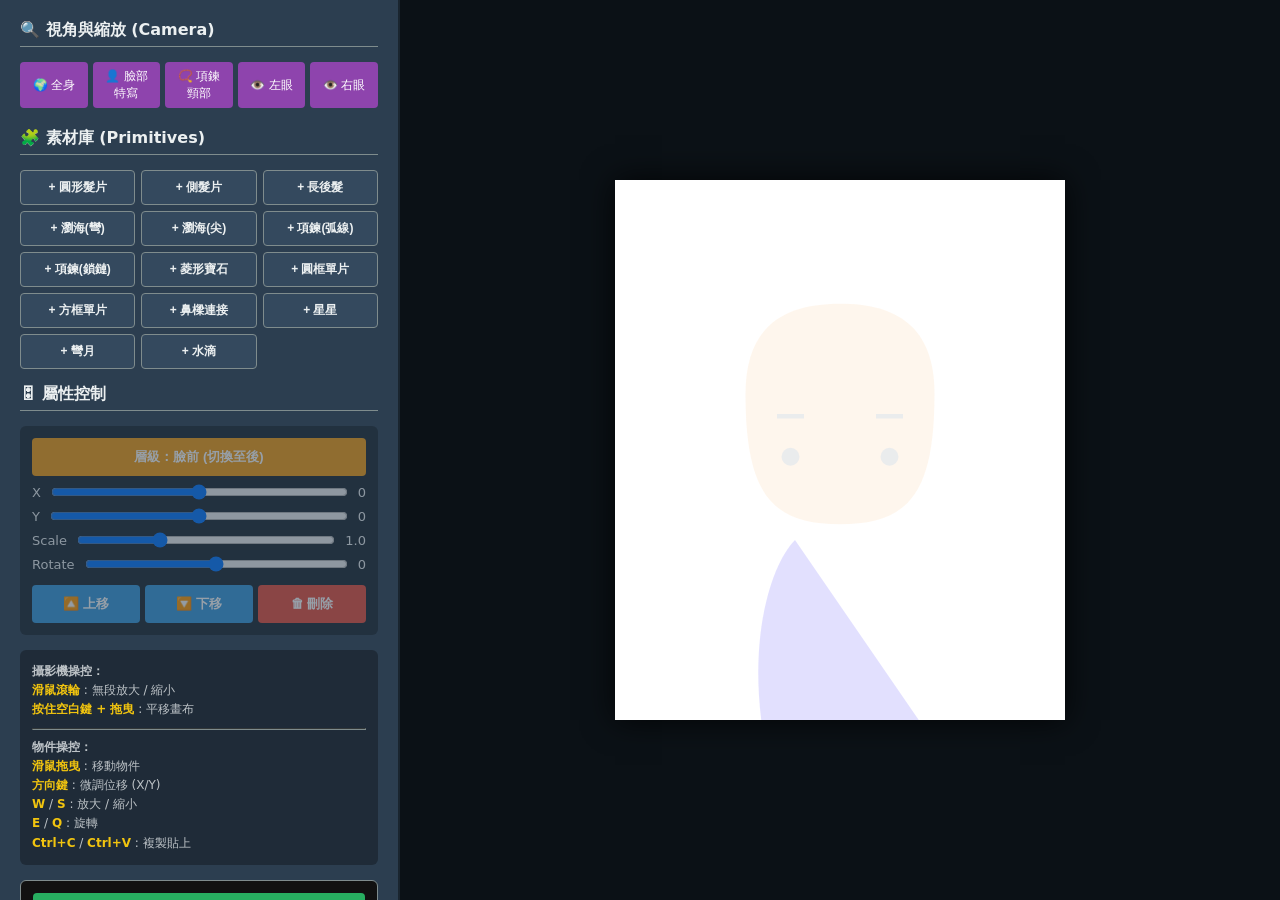
<file: avatar-assembler.html>
<!DOCTYPE html>
<html lang="zh-Hant">
<head>
  <meta charset="UTF-8">
  <title>Avatar 組裝台 (Pro 視角控制版)</title>
  <style>
    :root { --bg: #1e272e; --panel: #2c3e50; --accent: #3498db; --text: #ecf0f1; }
    body { margin: 0; padding: 0; background: var(--bg); color: var(--text); font-family: system-ui, sans-serif; display: flex; height: 100vh; overflow: hidden; user-select: none; }
    
    /* 左側面板優化：加入自訂捲軸與防擠壓機制 */
    .toolbar { width: 400px; background: var(--panel); padding: 20px; display: flex; flex-direction: column; gap: 15px; border-right: 2px solid #1a252f; box-sizing: border-box; overflow-y: auto; }
    .toolbar > * { flex-shrink: 0; } /* 關鍵修復：防止元素被螢幕高度擠壓消失 */
    
    .toolbar::-webkit-scrollbar { width: 8px; }
    .toolbar::-webkit-scrollbar-track { background: #1a252f; }
    .toolbar::-webkit-scrollbar-thumb { background: #7f8c8d; border-radius: 4px; }
    .toolbar::-webkit-scrollbar-thumb:hover { background: #95a5a6; }

    h2, h3 { margin: 0; border-bottom: 1px solid #7f8c8d; padding-bottom: 5px; font-size: 16px; }
    
    .library { display: grid; grid-template-columns: repeat(3, 1fr); gap: 6px; }
    .lib-btn { background: #34495e; color: #ecf0f1; border: 1px solid #7f8c8d; padding: 8px 4px; cursor: pointer; font-size: 12px; border-radius: 4px; transition: 0.2s; font-weight: bold; }
    .lib-btn:hover { background: var(--accent); border-color: var(--accent); }
    
    /* 視角控制按鈕區 */
    .camera-group { display: flex; flex-wrap: wrap; gap: 5px; margin-bottom: 5px; }
    .cam-btn { background: #8e44ad; color: white; border: none; padding: 6px 10px; border-radius: 4px; cursor: pointer; font-size: 12px; flex: 1; transition: 0.2s; }
    .cam-btn:hover { background: #9b59b6; }

    .control-group { display: flex; flex-direction: column; gap: 8px; background: #1a252f; padding: 12px; border-radius: 6px; opacity: 0.5; pointer-events: none; transition: 0.2s; }
    .control-group.active { opacity: 1; pointer-events: auto; }
    .control-row { display: flex; justify-content: space-between; align-items: center; font-size: 13px; }
    input[type="range"] { flex: 1; margin: 0 10px; }
    
    button.action { background: var(--accent); color: white; border: none; padding: 10px; cursor: pointer; border-radius: 4px; font-weight: bold; width: 100%; transition: 0.2s; font-size: 13px; }
    button.action:hover { background: #2980b9; }
    button.action.danger { background: #e74c3c; }
    button.action.danger:hover { background: #c0392b; }
    button.action.warning { background: #f39c12; }
    
    .hotkey-hint { background: rgba(0,0,0,0.3); padding: 12px; border-radius: 6px; font-size: 12px; color: #bdc3c7; line-height: 1.6; }
    .hotkey-hint span { color: #f1c40f; font-weight: bold; }
    
    /* 打包區塊獨立封裝 */
    .export-group { background: #111; padding: 12px; border-radius: 6px; display: flex; flex-direction: column; gap: 10px; border: 1px solid #7f8c8d; }
    #code-output { min-height: 120px; background: #000; color: #2ecc71; border: 1px solid #34495e; font-family: monospace; font-size: 11px; resize: none; padding: 10px; border-radius: 4px; }
    
    /* 右側：工作區 */
    .workspace { flex: 1; display: flex; justify-content: center; align-items: center; position: relative; background: #0b1116; }
    #canvas-container { width: 450px; height: 540px; background: #fff; box-shadow: 0 0 30px rgba(0,0,0,0.8); position: relative; overflow: hidden; }
    
    svg { width: 100%; height: 100%; cursor: crosshair; }
    svg.panning { cursor: grab !important; }
    svg.panning:active { cursor: grabbing !important; }
    .reference { opacity: 0.3; pointer-events: none; }
    
    /* 作用中的圖層高亮 */
    .layer-item { cursor: grab; }
    .layer-item:active { cursor: grabbing; }
    .layer-item.selected path:not(.ghost), .layer-item.selected circle { 
      stroke: #e74c3c !important; 
      stroke-width: 2px !important; 
      stroke-dasharray: 4 2; 
    }
  </style>
</head>
<body>

  <div class="toolbar">
    <h2>🔍 視角與縮放 (Camera)</h2>
    <div class="camera-group">
      <button class="cam-btn" onclick="setCamera(0, 0, 200, 240)">🌍 全身</button>
      <button class="cam-btn" onclick="setCamera(50, 40, 100, 120)">👤 臉部特寫</button>
      <button class="cam-btn" onclick="setCamera(70, 140, 60, 72)">📿 項鍊頸部</button>
      <button class="cam-btn" onclick="setCamera(55, 105, 40, 48)">👁️ 左眼</button>
      <button class="cam-btn" onclick="setCamera(105, 105, 40, 48)">👁️ 右眼</button>
    </div>

    <h2>🧩 素材庫 (Primitives)</h2>
    <div class="library" id="library-container"></div>

    <h3>🎛 屬性控制</h3>
    <div class="control-group" id="transform-controls">
      <div style="display: flex; gap: 5px;">
        <button class="action warning" onclick="toggleZIndex()" id="btn-zindex">層級：臉前 (切換至後)</button>
      </div>
      <div class="control-row"><span>X</span><input type="range" id="t-x" min="-150" max="150" value="0"><span id="val-x">0</span></div>
      <div class="control-row"><span>Y</span><input type="range" id="t-y" min="-150" max="150" value="0"><span id="val-y">0</span></div>
      <div class="control-row"><span>Scale</span><input type="range" id="t-scale" min="0.1" max="3" step="0.05" value="1"><span id="val-scale">1.0</span></div>
      <div class="control-row"><span>Rotate</span><input type="range" id="t-rot" min="-180" max="180" value="0"><span id="val-rot">0</span></div>
      
      <div style="display: flex; gap: 5px; margin-top: 5px;">
        <button class="action" onclick="moveLayer(1)">🔼 上移</button>
        <button class="action" onclick="moveLayer(-1)">🔽 下移</button>
        <button class="action danger" onclick="deleteActive()">🗑 刪除</button>
      </div>
    </div>

    <div class="hotkey-hint">
      <b>攝影機操控：</b><br>
      <span>滑鼠滾輪</span> : 無段放大 / 縮小<br>
      <span>按住空白鍵 + 拖曳</span> : 平移畫布<br>
      <hr style="border-color:#7f8c8d; margin:8px 0;">
      <b>物件操控：</b><br>
      <span>滑鼠拖曳</span> : 移動物件<br>
      <span>方向鍵</span> : 微調位移 (X/Y)<br>
      <span>W</span> / <span>S</span> : 放大 / 縮小<br>
      <span>E</span> / <span>Q</span> : 旋轉<br>
      <span>Ctrl+C</span> / <span>Ctrl+V</span> : 複製貼上
    </div>

    <!-- 獨立封裝的序列化區塊 -->
    <div class="export-group">
      <button class="action" style="background:#27ae60;" onclick="generateRawData()">📦 打包 JSON 資料</button>
      <textarea id="code-output" readonly placeholder="此處將顯示可交給 AI 編譯的序列化數據..."></textarea>
    </div>
  </div>

  <div class="workspace">
    <div id="canvas-container">
      <svg id="main-svg" viewBox="0 0 200 240">
        <g id="layer-back" transform="translate(100, 115)"></g>

        <g class="reference">
          <path d="M 80 160 C 70 170 60 200 65 240 L 135 240 Z" fill="#a29bfe"></path>
          <g transform="translate(100, 115)">
            <path d="M -42 -20 C -42 25 -30 38 0 38 C 30 38 42 25 42 -20 C 42 -50 25 -60 0 -60 C -25 -60 -42 -50 -42 -20 Z" fill="#fde2c4"></path>
            <path d="M -28 -10 L -16 -10 M 16 -10 L 28 -10" stroke="#bdc3c7" stroke-width="2"></path>
            <circle cx="-22" cy="8" r="4" fill="#bdc3c7"></circle>
            <circle cx="22" cy="8" r="4" fill="#bdc3c7"></circle>
          </g>
        </g>
        
        <g id="layer-front" transform="translate(100, 115)"></g>
      </svg>
    </div>
  </div>

  <script>
    // ---- 攝影機 (Camera) 引擎 ----
    const svgMain = document.getElementById('main-svg');
    let cam = { x: 0, y: 0, w: 200, h: 240 };
    let isCameraPanning = false;
    let isSpaceDown = false;

    function applyCamera() {
      svgMain.setAttribute('viewBox', `${cam.x} ${cam.y} ${cam.w} ${cam.h}`);
    }

    function setCamera(x, y, w, h) {
      cam = { x, y, w, h };
      applyCamera();
    }

    // 滾輪縮放 (Zoom)
    svgMain.addEventListener('wheel', (e) => {
      e.preventDefault();
      const rect = svgMain.getBoundingClientRect();
      const mx = (e.offsetX / rect.width) * cam.w + cam.x;
      const my = (e.offsetY / rect.height) * cam.h + cam.y;
      
      const zoomFactor = e.deltaY > 0 ? 1.15 : 1 / 1.15;
      cam.w *= zoomFactor;
      cam.h *= zoomFactor;
      cam.x = mx - (e.offsetX / rect.width) * cam.w;
      cam.y = my - (e.offsetY / rect.height) * cam.h;
      applyCamera();
    }, { passive: false });

    // ---- 素材與狀態庫 ----
    const PRIMITIVES = {
      'hair_circle':  { name: '圓形髮片', path: 'M -25 0 A 25 25 0 1 0 25 0 A 25 25 0 1 0 -25 0', fill: '#2c3e50' },
      'hair_piece_1': { name: '側髮片', path: 'M -20 0 C -20 -40 20 -40 20 0 C 15 -10 5 -15 0 -20 C -5 -15 -15 -10 -20 0 Z', fill: '#2c3e50' },
      'hair_tail':    { name: '長後髮', path: 'M -15 -20 C -20 10 -20 60 -10 100 C 0 80 10 20 15 -20 Z', fill: '#2c3e50' },
      'bangs_curve':  { name: '瀏海(彎)', path: 'M -15 -10 C -15 -30 15 -30 15 -10 C 5 -10 -5 -20 -15 -10 Z', fill: '#2c3e50' },
      'bangs_sharp':  { name: '瀏海(尖)', path: 'M 0 -25 L 10 5 L -5 -10 Z', fill: '#2c3e50' },
      
      'neck_curve':   { name: '項鍊(弧線)', path: 'M -20 0 Q 0 25 20 0', stroke: '#bdc3c7', fill: 'none', strokeW: 2.5 },
      'chain_link':   { name: '項鍊(鎖鏈)', path: 'M -20 0 Q 0 25 20 0', stroke: '#f1c40f', fill: 'none', strokeW: 4, dash: '5 3' },
      'jewel':        { name: '菱形寶石', path: 'M 0 -8 L 8 0 L 0 8 L -8 0 Z', fill: '#e74c3c' },
      
      'lens_round':   { name: '圓框單片', path: 'M -16 0 A 16 16 0 1 0 16 0 A 16 16 0 1 0 -16 0', stroke: '#f1c40f', fill: 'none', strokeW: 2.5 },
      'lens_square':  { name: '方框單片', path: 'M -16 -12 L 16 -12 L 16 12 L -16 12 Z', stroke: '#34495e', fill: 'none', strokeW: 2.5 },
      'bridge':       { name: '鼻樑連接', path: 'M -8 0 Q 0 -5 8 0', stroke: '#bdc3c7', fill: 'none', strokeW: 2 },
      
      'star':         { name: '星星', path: 'M 0 -15 L 4.5 -4.5 L 16 -4.5 L 6.5 2.5 L 10 14 L 0 6.5 L -10 14 L -6.5 2.5 L -16 -4.5 L -4.5 -4.5 Z', fill: '#f1c40f' },
      'crescent':     { name: '彎月', path: 'M -10 -10 A 15 15 0 1 0 10 10 A 12 12 0 1 1 -10 -10 Z', fill: '#f1c40f' },
      'drop':         { name: '水滴', path: 'M 0 -15 C 10 -5 10 10 0 10 C -10 10 -10 -5 0 -15 Z', fill: '#3498db' }
    };

    const state = {
      layers: [], 
      activeId: null,
      layerCounter: 0,
      copiedLayer: null
    };

    const layerFront = document.getElementById('layer-front');
    const layerBack = document.getElementById('layer-back');
    const controls = document.getElementById('transform-controls');

    // 生成素材按鈕
    const libContainer = document.getElementById('library-container');
    Object.entries(PRIMITIVES).forEach(([key, data]) => {
      const btn = document.createElement('button');
      btn.className = 'lib-btn';
      btn.textContent = `+ ${data.name}`;
      btn.onclick = () => { addLayer(key); render(); };
      libContainer.appendChild(btn);
    });

    function addLayer(primKey) {
      const id = `L_${state.layerCounter++}`;
      state.layers.push({ id, primKey, x: 0, y: 0, scale: 1, rot: 0, z: 'front' });
      setActive(id);
    }

    function setActive(id) {
      state.activeId = id;
      document.querySelectorAll('.layer-item').forEach(el => {
        if (el.getAttribute('data-id') === id) el.classList.add('selected');
        else el.classList.remove('selected');
      });

      if (!id) {
        controls.classList.remove('active');
        return;
      }
      controls.classList.add('active');
      const layer = state.layers.find(l => l.id === id);
      
      document.getElementById('t-x').value = layer.x;
      document.getElementById('t-y').value = layer.y;
      document.getElementById('t-scale').value = layer.scale;
      document.getElementById('t-rot').value = layer.rot;
      
      const btnZ = document.getElementById('btn-zindex');
      btnZ.textContent = layer.z === 'front' ? '層級：臉前 (切換至後)' : '層級：頭後 (切換至前)';
      btnZ.className = layer.z === 'front' ? 'action warning' : 'action';
      updateLabels();
    }

    function updateActiveLayerTransform() {
      if (!state.activeId) return;
      const layer = state.layers.find(l => l.id === state.activeId);
      const g = document.querySelector(`.layer-item[data-id="${state.activeId}"]`);
      if (g) g.setAttribute('transform', `translate(${layer.x}, ${layer.y}) scale(${layer.scale}) rotate(${layer.rot})`);
      updateLabels();
    }

    function updateLabels() {
      const layer = state.layers.find(l => l.id === state.activeId);
      if(!layer) return;
      document.getElementById('val-x').textContent = layer.x;
      document.getElementById('val-y').textContent = layer.y;
      document.getElementById('val-scale').textContent = layer.scale.toFixed(2);
      document.getElementById('val-rot').textContent = layer.rot + '°';
    }

    ['x', 'y', 'scale', 'rot'].forEach(prop => {
      document.getElementById(`t-${prop}`).addEventListener('input', (e) => {
        if (!state.activeId) return;
        state.layers.find(l => l.id === state.activeId)[prop] = parseFloat(e.target.value);
        updateActiveLayerTransform();
      });
    });

    // ---- 複合滑鼠拖曳引擎 ----
    let isObjectDragging = false;
    let dragStartPos = { x: 0, y: 0 };
    let layerStartPos = { x: 0, y: 0 };

    function getMousePosition(evt) {
      const CTM = svgMain.getScreenCTM();
      return { x: (evt.clientX - CTM.e) / CTM.a, y: (evt.clientY - CTM.f) / CTM.d };
    }

    svgMain.addEventListener('mousedown', (e) => {
      if (isSpaceDown || e.button === 1) {
        isCameraPanning = true;
        dragStartPos = { x: e.clientX, y: e.clientY };
        return;
      }

      let target = e.target;
      let g = null;
      while(target && target !== svgMain) {
        if(target.getAttribute && target.getAttribute('class') && target.getAttribute('class').includes('layer-item')) {
          g = target; break;
        }
        target = target.parentNode;
      }

      if (g) {
        const id = g.getAttribute('data-id');
        setActive(id);
        isObjectDragging = true;
        dragStartPos = getMousePosition(e);
        const layer = state.layers.find(l => l.id === id);
        layerStartPos = { x: layer.x, y: layer.y };
      } else {
        setActive(null);
      }
    });

    window.addEventListener('mousemove', (e) => {
      if (isCameraPanning) {
        const dx = e.clientX - dragStartPos.x;
        const dy = e.clientY - dragStartPos.y;
        dragStartPos = { x: e.clientX, y: e.clientY };
        
        const rect = svgMain.getBoundingClientRect();
        cam.x -= dx * (cam.w / rect.width);
        cam.y -= dy * (cam.h / rect.height);
        applyCamera();
        return;
      }

      if (isObjectDragging && state.activeId) {
        e.preventDefault();
        const mousePos = getMousePosition(e);
        const layer = state.layers.find(l => l.id === state.activeId);
        layer.x = Math.round(layerStartPos.x + (mousePos.x - dragStartPos.x));
        layer.y = Math.round(layerStartPos.y + (mousePos.y - dragStartPos.y));
        
        document.getElementById('t-x').value = layer.x;
        document.getElementById('t-y').value = layer.y;
        updateActiveLayerTransform();
      }
    });

    window.addEventListener('mouseup', () => { isObjectDragging = false; isCameraPanning = false; });
    window.addEventListener('mouseleave', () => { isObjectDragging = false; isCameraPanning = false; });

    // ---- 高併發鍵盤快捷鍵 ----
    window.addEventListener('keydown', (e) => {
      if (e.target.tagName === 'TEXTAREA' || e.target.tagName === 'INPUT') return;
      
      if (e.key === ' ') {
        e.preventDefault();
        isSpaceDown = true;
        svgMain.classList.add('panning');
        return;
      }
      
      if (e.ctrlKey || e.metaKey) {
        const activeLayer = state.layers.find(l => l.id === state.activeId);
        if (e.key.toLowerCase() === 'c' && activeLayer) {
          state.copiedLayer = JSON.parse(JSON.stringify(activeLayer));
        }
        if (e.key.toLowerCase() === 'v' && state.copiedLayer) {
          const newLayer = JSON.parse(JSON.stringify(state.copiedLayer));
          newLayer.id = `L_${state.layerCounter++}`;
          newLayer.x += 10; newLayer.y += 10;
          state.layers.push(newLayer);
          render(); setActive(newLayer.id);
        }
        return;
      }

      const layer = state.layers.find(l => l.id === state.activeId);
      if (!layer) return;

      switch(e.key) {
        case 'ArrowUp':    layer.y -= 1; e.preventDefault(); break;
        case 'ArrowDown':  layer.y += 1; e.preventDefault(); break;
        case 'ArrowLeft':  layer.x -= 1; e.preventDefault(); break;
        case 'ArrowRight': layer.x += 1; e.preventDefault(); break;
        case 'w': case 'W': layer.scale = +(layer.scale + 0.05).toFixed(2); break;
        case 's': case 'S': layer.scale = Math.max(0.1, +(layer.scale - 0.05).toFixed(2)); break;
        case 'e': case 'E': layer.rot = (layer.rot + 5) % 360; break;
        case 'q': case 'Q': layer.rot = (layer.rot - 5) % 360; break;
      }
      
      document.getElementById('t-x').value = layer.x;
      document.getElementById('t-y').value = layer.y;
      document.getElementById('t-scale').value = layer.scale;
      document.getElementById('t-rot').value = layer.rot;
      updateActiveLayerTransform();
    });

    window.addEventListener('keyup', (e) => {
      if (e.key === ' ') {
        isSpaceDown = false;
        svgMain.classList.remove('panning');
      }
    });

    // ---- 圖層操作 ----
    function toggleZIndex() {
      if (!state.activeId) return;
      const layer = state.layers.find(l => l.id === state.activeId);
      layer.z = layer.z === 'front' ? 'back' : 'front';
      render(); setActive(state.activeId);
    }
    function moveLayer(dir) {
      if (!state.activeId) return;
      const idx = state.layers.findIndex(l => l.id === state.activeId);
      const newIdx = idx + dir;
      if (newIdx >= 0 && newIdx < state.layers.length) {
        const temp = state.layers[idx];
        state.layers[idx] = state.layers[newIdx];
        state.layers[newIdx] = temp;
        render(); setActive(state.activeId);
      }
    }
    function deleteActive() {
      if (!state.activeId) return;
      state.layers = state.layers.filter(l => l.id !== state.activeId);
      render(); setActive(null);
    }

    function render() {
      layerFront.innerHTML = '';
      layerBack.innerHTML = '';
      
      state.layers.forEach(layer => {
        const prim = PRIMITIVES[layer.primKey];
        const g = document.createElementNS('http://www.w3.org/2000/svg', 'g');
        
        g.setAttribute('class', `layer-item ${state.activeId === layer.id ? 'selected' : ''}`);
        g.setAttribute('data-id', layer.id);
        g.setAttribute('transform', `translate(${layer.x}, ${layer.y}) scale(${layer.scale}) rotate(${layer.rot})`);

        if (prim.fill === 'none') {
          const ghost = document.createElementNS('http://www.w3.org/2000/svg', 'path');
          ghost.setAttribute('d', prim.path);
          ghost.setAttribute('stroke', 'transparent');
          ghost.setAttribute('stroke-width', '15');
          ghost.setAttribute('fill', 'transparent');
          ghost.setAttribute('class', 'ghost');
          ghost.setAttribute('pointer-events', 'stroke');
          g.appendChild(ghost);
        }

        const p = document.createElementNS('http://www.w3.org/2000/svg', 'path');
        p.setAttribute('d', prim.path);
        if (prim.fill) p.setAttribute('fill', prim.fill);
        if (prim.stroke) p.setAttribute('stroke', prim.stroke);
        if (prim.strokeW) p.setAttribute('stroke-width', prim.strokeW);
        if (prim.dash) p.setAttribute('stroke-dasharray', prim.dash);
        g.appendChild(p);
        
        if (layer.z === 'back') layerBack.appendChild(g);
        else layerFront.appendChild(g);
      });
    }

    function generateRawData() {
      const payload = { back: [], front: [] };
      state.layers.forEach(l => {
        const p = PRIMITIVES[l.primKey];
        const data = { part: p.name, d: p.path, transform: `translate(${l.x}, ${l.y}) scale(${l.scale}) rotate(${l.rot})` };
        payload[l.z].push(data);
      });
      document.getElementById('code-output').value = JSON.stringify(payload, null, 2);
    }
  </script>
</body>
</html>
</file>
<file: feedback_form/style.css>
/* ================================
   金大資工新生指南 - 樣式表
   配色：海洋藍漸層 + 珊瑚橘點綴
   ================================ */

/* ---------- Reset & 基本 ---------- */
*, *::before, *::after {
  box-sizing: border-box;
  margin: 0;
  padding: 0;
}

:root {
  --blue-50:  #E0F4FF;
  --blue-100: #B3E2FF;
  --blue-300: #4FC3F7;
  --blue-500: #2196F3;
  --blue-600: #1E88E5;
  --blue-700: #1565C0;
  --blue-900: #0D3B66;

  --coral-300: #FFB4A2;
  --coral-500: #FF6B6B;
  --coral-600: #E85A5A;

  --mint-300: #A8E6CF;
  --mint-500: #4DD0A8;

  --violet-300: #C7A8FF;
  --violet-500: #9B72F5;

  --yellow-300: #FFE082;
  --yellow-500: #FFC857;

  --ink-900: #1E293B;
  --ink-700: #475569;
  --ink-500: #64748B;
  --ink-300: #CBD5E1;
  --ink-100: #F1F5F9;
  --bg:      #F8FAFC;
  --white:   #FFFFFF;

  --shadow-sm: 0 2px 8px rgba(15, 60, 120, 0.06);
  --shadow-md: 0 8px 24px rgba(15, 60, 120, 0.10);
  --shadow-lg: 0 16px 48px rgba(15, 60, 120, 0.14);

  --radius-sm: 12px;
  --radius-md: 18px;
  --radius-lg: 28px;

  --gradient-main: linear-gradient(135deg, #4FC3F7 0%, #2196F3 50%, #1565C0 100%);
  --gradient-soft: linear-gradient(135deg, #E0F4FF 0%, #FFE5E0 100%);
  --gradient-coral: linear-gradient(135deg, #FFB4A2 0%, #FF6B6B 100%);
}

html { scroll-behavior: smooth; }

body {
  font-family: "Noto Sans TC", "PingFang TC", "Microsoft JhengHei",
               -apple-system, BlinkMacSystemFont, "Segoe UI", sans-serif;
  color: var(--ink-900);
  background: var(--bg);
  line-height: 1.65;
  -webkit-font-smoothing: antialiased;
  overflow-x: hidden;
}

a { color: inherit; text-decoration: none; }

img, svg { max-width: 100%; display: block; }

.container {
  width: 100%;
  max-width: 1180px;
  margin: 0 auto;
  padding: 0 24px;
}

/* ---------- 導覽列 ---------- */
.navbar {
  position: fixed;
  top: 0; left: 0; right: 0;
  z-index: 100;
  background: rgba(255, 255, 255, 0.85);
  backdrop-filter: blur(14px);
  -webkit-backdrop-filter: blur(14px);
  border-bottom: 1px solid rgba(15, 60, 120, 0.06);
  transition: box-shadow .3s ease;
}
.navbar.scrolled { box-shadow: var(--shadow-sm); }

.nav-inner {
  max-width: 1180px;
  margin: 0 auto;
  padding: 14px 24px;
  display: flex;
  align-items: center;
  justify-content: space-between;
  gap: 16px;
}

.brand {
  display: flex;
  align-items: center;
  gap: 10px;
  font-weight: 700;
  color: var(--blue-700);
}
.brand-mark { font-size: 1.6rem; }
.brand-text { font-size: 1.05rem; }

.nav-links {
  display: flex;
  gap: 8px;
}
.nav-links a {
  padding: 8px 14px;
  border-radius: 999px;
  font-size: 0.95rem;
  font-weight: 500;
  color: var(--ink-700);
  transition: all .2s ease;
}
.nav-links a:hover {
  background: var(--blue-50);
  color: var(--blue-700);
}

.nav-toggle {
  display: none;
  background: var(--blue-50);
  border: none;
  font-size: 1.5rem;
  width: 42px; height: 42px;
  border-radius: 12px;
  cursor: pointer;
  color: var(--blue-700);
}

/* ---------- 語言切換 ---------- */
.lang-switch {
  display: inline-flex;
  background: var(--blue-50);
  border-radius: 999px;
  padding: 3px;
  gap: 2px;
  flex-shrink: 0;
}
.lang-btn {
  border: none;
  background: transparent;
  padding: 6px 12px;
  font-size: 0.88rem;
  font-weight: 600;
  color: var(--ink-700);
  border-radius: 999px;
  cursor: pointer;
  transition: all .2s ease;
  min-width: 38px;
  font-family: inherit;
}
.lang-btn:hover {
  color: var(--blue-700);
}
.lang-btn.active {
  background: var(--white);
  color: var(--blue-700);
  box-shadow: 0 2px 6px rgba(15,60,120,0.10);
}

/* ---------- Hero ---------- */
.hero {
  position: relative;
  min-height: 92vh;
  padding: 120px 24px 80px;
  display: flex;
  align-items: center;
  overflow: hidden;
  background:
    radial-gradient(1200px 600px at 80% 0%, rgba(79,195,247,0.18), transparent 60%),
    radial-gradient(900px 500px at 0% 100%, rgba(255,180,162,0.22), transparent 60%),
    linear-gradient(180deg, #FFFFFF 0%, #F0F8FF 100%);
}

.hero-bg {
  position: absolute;
  inset: 0;
  pointer-events: none;
}
.blob {
  position: absolute;
  border-radius: 50%;
  filter: blur(60px);
  opacity: 0.55;
  animation: float 12s ease-in-out infinite;
}
.blob-1 {
  width: 320px; height: 320px;
  background: #4FC3F7;
  top: 10%; right: 8%;
}
.blob-2 {
  width: 280px; height: 280px;
  background: #FFB4A2;
  bottom: 8%; left: 6%;
  animation-delay: -4s;
}
.blob-3 {
  width: 220px; height: 220px;
  background: #A8E6CF;
  top: 50%; left: 40%;
  animation-delay: -8s;
}
@keyframes float {
  0%, 100% { transform: translate(0, 0) scale(1); }
  50%      { transform: translate(30px, -20px) scale(1.06); }
}

.hero-content {
  position: relative;
  max-width: 1180px;
  margin: 0 auto;
  text-align: center;
}
.hero-eyebrow {
  display: inline-block;
  background: var(--white);
  padding: 8px 18px;
  border-radius: 999px;
  font-size: 0.95rem;
  font-weight: 600;
  color: var(--blue-700);
  box-shadow: var(--shadow-sm);
  margin-bottom: 20px;
}
.hero-title {
  font-size: clamp(2.2rem, 5.5vw, 4.2rem);
  font-weight: 800;
  line-height: 1.15;
  letter-spacing: -0.02em;
  margin-bottom: 18px;
}
.gradient-text {
  background: var(--gradient-main);
  -webkit-background-clip: text;
          background-clip: text;
  color: transparent;
}
.hero-sub {
  font-size: clamp(1rem, 1.6vw, 1.2rem);
  color: var(--ink-700);
  max-width: 640px;
  margin: 0 auto 32px;
}
.hero-cta {
  display: flex;
  justify-content: center;
  gap: 12px;
  flex-wrap: wrap;
  margin-bottom: 32px;
}

.btn {
  display: inline-flex;
  align-items: center;
  gap: 6px;
  padding: 14px 26px;
  border-radius: 999px;
  font-weight: 600;
  font-size: 1rem;
  border: none;
  cursor: pointer;
  transition: transform .2s ease, box-shadow .2s ease;
}
.btn:hover { transform: translateY(-2px); }
.btn-primary {
  background: var(--gradient-main);
  color: var(--white);
  box-shadow: 0 8px 24px rgba(33,150,243,0.35);
}
.btn-primary:hover { box-shadow: 0 12px 32px rgba(33,150,243,0.45); }
.btn-ghost {
  background: var(--white);
  color: var(--blue-700);
  box-shadow: var(--shadow-sm);
}

.hero-pills {
  display: flex;
  justify-content: center;
  gap: 10px;
  flex-wrap: wrap;
}
.pill {
  background: rgba(255,255,255,0.85);
  border: 1px solid rgba(79,195,247,0.25);
  padding: 8px 16px;
  border-radius: 999px;
  font-size: 0.9rem;
  font-weight: 500;
  color: var(--ink-700);
  backdrop-filter: blur(6px);
}

/* ---------- 共用 Section ---------- */
.section {
  padding: 100px 0;
  position: relative;
}

.section-policy  { background: var(--bg); }
.section-association {
  background: linear-gradient(180deg, #F0F8FF 0%, #FFFFFF 100%);
}
.section-clubs   { background: var(--bg); }
.section-life    {
  background: linear-gradient(180deg, #FFFFFF 0%, #E0F4FF 100%);
}

.section-head {
  text-align: center;
  margin-bottom: 56px;
}
.section-tag {
  display: inline-block;
  font-family: ui-monospace, SFMono-Regular, monospace;
  font-size: 0.85rem;
  font-weight: 700;
  color: var(--blue-600);
  background: var(--blue-50);
  padding: 6px 14px;
  border-radius: 999px;
  margin-bottom: 16px;
  letter-spacing: 0.05em;
}
.section-title {
  font-size: clamp(1.8rem, 3.5vw, 2.6rem);
  font-weight: 800;
  margin-bottom: 14px;
  letter-spacing: -0.01em;
}
.section-desc {
  color: var(--ink-700);
  max-width: 680px;
  margin: 0 auto;
  font-size: 1.05rem;
}
.section-desc .hl {
  color: var(--coral-600);
  font-weight: 600;
}

.block-title {
  text-align: center;
  font-size: 1.5rem;
  font-weight: 700;
  margin: 56px 0 28px;
  color: var(--ink-900);
}

/* ---------- 網格 ---------- */
.grid {
  display: grid;
  gap: 20px;
}
.grid-3 { grid-template-columns: repeat(3, 1fr); }
.grid-4 { grid-template-columns: repeat(4, 1fr); }

@media (max-width: 960px) {
  .grid-3 { grid-template-columns: repeat(2, 1fr); }
  .grid-4 { grid-template-columns: repeat(2, 1fr); }
}
@media (max-width: 560px) {
  .grid-3, .grid-4 { grid-template-columns: 1fr; }
}

/* ---------- 卡片 (政策) ---------- */
.card {
  background: var(--white);
  border-radius: var(--radius-md);
  padding: 26px 22px;
  box-shadow: var(--shadow-sm);
  transition: transform .25s ease, box-shadow .25s ease;
  border: 1px solid rgba(15,60,120,0.04);
  position: relative;
  overflow: hidden;
}
.card::before {
  content: "";
  position: absolute;
  top: 0; left: 0; right: 0;
  height: 4px;
  background: var(--gradient-main);
  opacity: 0;
  transition: opacity .25s ease;
}
.card:hover {
  transform: translateY(-6px);
  box-shadow: var(--shadow-md);
}
.card:hover::before { opacity: 1; }

.card-icon {
  width: 56px; height: 56px;
  border-radius: 16px;
  display: grid;
  place-items: center;
  font-size: 1.8rem;
  margin-bottom: 16px;
}
.icon-blue   { background: var(--blue-50);   }
.icon-coral  { background: #FFE5E0;          }
.icon-mint   { background: #DEF7EC;          }
.icon-violet { background: #F0E7FF;          }

.card h3 {
  font-size: 1.15rem;
  font-weight: 700;
  margin-bottom: 8px;
  color: var(--ink-900);
}
.card p {
  color: var(--ink-700);
  font-size: 0.95rem;
}

/* ---------- FAQ 摺疊 ---------- */
.faq {
  margin-top: 14px;
  border-top: 1px dashed var(--ink-300);
  padding-top: 12px;
}
.faq summary {
  cursor: pointer;
  font-weight: 600;
  font-size: 0.92rem;
  color: var(--blue-700);
  list-style: none;
  display: inline-flex;
  align-items: center;
  gap: 6px;
}
.faq summary::-webkit-details-marker { display: none; }
.faq summary::before {
  content: "▸";
  font-size: 0.7rem;
  transition: transform .2s ease;
}
.faq[open] summary::before { transform: rotate(90deg); }
.faq p {
  margin-top: 10px;
  color: var(--ink-700);
  font-size: 0.92rem;
}

/* ---------- Callout 提醒框 ---------- */
.callout {
  margin-top: 36px;
  padding: 18px 22px;
  background: linear-gradient(135deg, #FFF7E6 0%, #FFE5E0 100%);
  border-radius: var(--radius-md);
  display: flex;
  gap: 14px;
  align-items: flex-start;
  font-size: 0.98rem;
  color: var(--ink-900);
  border-left: 4px solid var(--coral-500);
}
.callout-coral {
  background: linear-gradient(135deg, #FFE5E0 0%, #FFD0CC 100%);
  border-left-color: var(--coral-600);
}
.callout-icon {
  font-size: 1.4rem;
  flex-shrink: 0;
  line-height: 1.4;
}

/* ---------- 系學會 Hero ---------- */
.assoc-hero {
  display: grid;
  grid-template-columns: 1.1fr 1fr;
  gap: 48px;
  align-items: center;
  background: var(--white);
  padding: 48px;
  border-radius: var(--radius-lg);
  box-shadow: var(--shadow-md);
  margin-bottom: 24px;
}
.assoc-hero h3 {
  font-size: 1.8rem;
  font-weight: 800;
  margin-bottom: 14px;
  color: var(--ink-900);
}
.assoc-hero-text p {
  color: var(--ink-700);
  font-size: 1.05rem;
  margin-bottom: 18px;
}
.check-list {
  list-style: none;
  display: grid;
  grid-template-columns: 1fr 1fr;
  gap: 10px;
}
.check-list li {
  background: var(--blue-50);
  padding: 10px 14px;
  border-radius: 10px;
  font-size: 0.95rem;
  font-weight: 500;
  color: var(--blue-700);
}

.assoc-hero-visual {
  position: relative;
  height: 320px;
}
.assoc-center {
  position: absolute;
  top: 50%; left: 50%;
  transform: translate(-50%, -50%);
  width: 100px; height: 100px;
  background: var(--gradient-main);
  border-radius: 50%;
  display: grid;
  place-items: center;
  font-size: 3rem;
  color: white;
  box-shadow: var(--shadow-lg);
  z-index: 2;
}
.float-card {
  position: absolute;
  background: var(--white);
  padding: 14px 18px;
  border-radius: 14px;
  font-weight: 600;
  font-size: 0.95rem;
  box-shadow: var(--shadow-md);
  animation: floatCard 6s ease-in-out infinite;
}
.fc-1 { top: 8%;  left: 10%; background: #FFE5E0; color: var(--coral-600); }
.fc-2 { top: 12%; right: 5%;  background: var(--blue-50); color: var(--blue-700); animation-delay: -1.5s; }
.fc-3 { bottom: 10%; left: 5%; background: #DEF7EC; color: #0F9D6E; animation-delay: -3s; }
.fc-4 { bottom: 12%; right: 8%; background: #FFF7E6; color: #C77700; animation-delay: -4.5s; }
@keyframes floatCard {
  0%, 100% { transform: translateY(0); }
  50%      { transform: translateY(-12px); }
}

@media (max-width: 860px) {
  .assoc-hero { grid-template-columns: 1fr; padding: 32px; }
  .assoc-hero-visual { height: 240px; }
  .check-list { grid-template-columns: 1fr; }
}

/* ---------- Mini Card (收穫) ---------- */
.mini-card {
  background: var(--white);
  padding: 24px 20px;
  border-radius: var(--radius-md);
  text-align: center;
  box-shadow: var(--shadow-sm);
  transition: transform .25s ease, box-shadow .25s ease;
  border: 1px solid rgba(15,60,120,0.04);
}
.mini-card:hover {
  transform: translateY(-4px);
  box-shadow: var(--shadow-md);
}
.mini-icon {
  display: inline-grid;
  place-items: center;
  width: 56px; height: 56px;
  background: var(--gradient-main);
  border-radius: 16px;
  font-size: 1.8rem;
  margin-bottom: 12px;
  color: white;
}
.mini-card h4 {
  font-size: 1.1rem;
  font-weight: 700;
  margin-bottom: 6px;
}
.mini-card p {
  color: var(--ink-700);
  font-size: 0.92rem;
}

/* ---------- 聯絡卡片 ---------- */
.contact-grid { margin-top: 8px; }

.office-callout {
  display: flex;
  align-items: center;
  gap: 16px;
  padding: 18px 24px;
  background: linear-gradient(135deg, var(--blue-50) 0%, #FFFFFF 100%);
  border-radius: var(--radius-md);
  border: 2px solid var(--blue-100);
  margin-bottom: 24px;
  box-shadow: var(--shadow-sm);
}
.office-icon {
  width: 56px; height: 56px;
  background: var(--gradient-main);
  border-radius: 16px;
  display: grid;
  place-items: center;
  font-size: 1.8rem;
  color: var(--white);
  flex-shrink: 0;
}
.office-callout strong {
  display: block;
  font-size: 1.05rem;
  font-weight: 700;
  color: var(--blue-900);
  margin-bottom: 2px;
}
.office-callout p {
  color: var(--ink-700);
  font-size: 0.95rem;
  margin: 0;
}
.office-callout .hl {
  background: var(--coral-500);
  color: var(--white);
  padding: 2px 10px;
  border-radius: 6px;
  font-weight: 700;
  font-family: ui-monospace, SFMono-Regular, monospace;
  letter-spacing: 0.05em;
}

.club-cta {
  margin-top: 36px;
  padding: 24px 28px;
  background: linear-gradient(135deg, var(--blue-50) 0%, #FFE5E0 100%);
  border-radius: var(--radius-md);
  text-align: center;
  display: flex;
  flex-direction: column;
  align-items: center;
  gap: 14px;
  border: 1px solid rgba(15,60,120,0.06);
}
.club-cta p {
  font-size: 1rem;
  font-weight: 600;
  color: var(--ink-900);
  margin: 0;
}

@media (max-width: 760px) {
  .office-callout {
    padding: 16px 18px;
    gap: 12px;
  }
  .office-icon {
    width: 48px; height: 48px;
    font-size: 1.5rem;
  }
  .office-callout strong { font-size: 0.98rem; }
  .office-callout p { font-size: 0.9rem; }
  .club-cta {
    padding: 20px;
  }
  .club-cta .btn { width: 100%; justify-content: center; }
}
.contact-card {
  background: var(--white);
  padding: 20px;
  border-radius: var(--radius-md);
  display: flex;
  align-items: center;
  gap: 14px;
  box-shadow: var(--shadow-sm);
  transition: transform .25s ease, box-shadow .25s ease;
  border: 1px solid rgba(15,60,120,0.04);
}
.contact-card:hover {
  transform: translateY(-3px);
  box-shadow: var(--shadow-md);
}
.contact-icon {
  width: 52px; height: 52px;
  border-radius: 14px;
  display: grid;
  place-items: center;
  font-size: 1.5rem;
  color: white;
  flex-shrink: 0;
}
.contact-card h4 {
  font-size: 1rem;
  font-weight: 700;
  margin-bottom: 2px;
}
.contact-card p {
  color: var(--ink-500);
  font-size: 0.88rem;
}

/* ---------- 社團卡片 ---------- */
.club-card {
  background: var(--white);
  padding: 28px 24px;
  border-radius: var(--radius-md);
  box-shadow: var(--shadow-sm);
  transition: transform .25s ease, box-shadow .25s ease;
  border: 1px solid rgba(15,60,120,0.04);
  position: relative;
  overflow: hidden;
}
.club-card::after {
  content: "";
  position: absolute;
  inset: auto -30px -30px auto;
  width: 110px; height: 110px;
  background: var(--gradient-main);
  border-radius: 50%;
  opacity: 0.06;
  transition: transform .3s ease;
}
.club-card:hover {
  transform: translateY(-6px);
  box-shadow: var(--shadow-md);
}
.club-card:hover::after { transform: scale(1.4); }

.club-emoji {
  width: 64px; height: 64px;
  background: var(--gradient-soft);
  border-radius: 18px;
  display: grid;
  place-items: center;
  font-size: 2rem;
  margin-bottom: 14px;
}
.club-card h3 {
  font-size: 1.2rem;
  font-weight: 700;
  margin-bottom: 4px;
}
.club-tag {
  display: inline-block;
  font-size: 0.78rem;
  font-weight: 600;
  color: var(--blue-700);
  background: var(--blue-50);
  padding: 3px 10px;
  border-radius: 999px;
  margin-bottom: 10px;
}
.club-card p {
  color: var(--ink-700);
  font-size: 0.95rem;
  margin-bottom: 12px;
}
.club-meta {
  display: inline-block;
  font-size: 0.82rem;
  color: var(--ink-500);
  font-style: italic;
}
.club-card-add {
  background: repeating-linear-gradient(
    45deg,
    rgba(79,195,247,0.04),
    rgba(79,195,247,0.04) 12px,
    rgba(79,195,247,0.10) 12px,
    rgba(79,195,247,0.10) 24px
  );
  border: 2px dashed var(--blue-300);
}

/* ---------- 周邊生態 ---------- */
.life-block {
  margin-bottom: 56px;
}
.life-head {
  display: flex;
  align-items: center;
  gap: 12px;
  margin-bottom: 22px;
  padding-bottom: 14px;
  border-bottom: 2px solid var(--blue-100);
}
.life-icon {
  width: 48px; height: 48px;
  background: var(--gradient-main);
  border-radius: 14px;
  display: grid;
  place-items: center;
  font-size: 1.6rem;
  color: white;
}
.life-head h3 {
  font-size: 1.35rem;
  font-weight: 700;
}

.life-card {
  background: var(--white);
  padding: 24px;
  border-radius: var(--radius-md);
  box-shadow: var(--shadow-sm);
  transition: transform .25s ease, box-shadow .25s ease;
  border-top: 4px solid var(--coral-500);
}
.life-card-blue { border-top-color: var(--blue-500); }
.life-card:hover {
  transform: translateY(-4px);
  box-shadow: var(--shadow-md);
}
.life-card h4 {
  font-size: 1.1rem;
  font-weight: 700;
  margin-bottom: 12px;
}

.bullet-list {
  list-style: none;
}
.bullet-list li {
  position: relative;
  padding-left: 22px;
  margin-bottom: 8px;
  color: var(--ink-700);
  font-size: 0.95rem;
}
.bullet-list li::before {
  content: "•";
  position: absolute;
  left: 4px;
  top: -2px;
  color: var(--coral-500);
  font-size: 1.4rem;
  line-height: 1;
}

.facility-card {
  background: var(--white);
  padding: 24px 20px;
  border-radius: var(--radius-md);
  text-align: center;
  box-shadow: var(--shadow-sm);
  transition: transform .25s ease, box-shadow .25s ease;
}
.facility-card:hover {
  transform: translateY(-4px);
  box-shadow: var(--shadow-md);
}
.facility-emoji {
  display: inline-grid;
  place-items: center;
  width: 56px; height: 56px;
  background: var(--gradient-soft);
  border-radius: 16px;
  font-size: 1.8rem;
  margin-bottom: 10px;
}
.facility-card h4 {
  font-size: 1.05rem;
  font-weight: 700;
  margin-bottom: 6px;
}
.facility-card p {
  color: var(--ink-700);
  font-size: 0.9rem;
}

/* ---------- 頁尾 ---------- */
.footer {
  background: var(--blue-900);
  color: var(--white);
  padding: 48px 0 40px;
  text-align: center;
}
.footer-inner p:first-child {
  font-size: 1.1rem;
  font-weight: 700;
  margin-bottom: 6px;
}
.footer-sub {
  color: rgba(255,255,255,0.7);
  font-size: 0.95rem;
}

/* ---------- 行程時間軸 ---------- */
.section-schedule {
  background: linear-gradient(180deg, #FFFFFF 0%, #F0F8FF 100%);
}

.schedule-tabs {
  display: flex;
  gap: 10px;
  justify-content: center;
  margin-bottom: 18px;
  flex-wrap: wrap;
}
.schedule-tab {
  background: var(--white);
  border: 2px solid var(--blue-100);
  border-radius: var(--radius-md);
  padding: 12px 22px;
  cursor: pointer;
  display: flex;
  flex-direction: column;
  align-items: center;
  gap: 2px;
  transition: all .2s ease;
  font-family: inherit;
  min-width: 140px;
  min-height: 60px;
}
.schedule-tab:hover {
  border-color: var(--blue-300);
  transform: translateY(-2px);
}
.schedule-tab.active {
  background: var(--gradient-main);
  border-color: transparent;
  color: var(--white);
  box-shadow: 0 8px 20px rgba(33,150,243,0.30);
}
.schedule-tab .tab-day {
  font-size: 0.92rem;
  font-weight: 600;
  opacity: 0.85;
}
.schedule-tab .tab-date {
  font-size: 1.15rem;
  font-weight: 800;
}
.schedule-tab.active .tab-day { opacity: 0.95; }

.schedule-department {
  text-align: center;
  margin: 0 auto 24px;
  display: inline-block;
  background: linear-gradient(135deg, #FFE5E0 0%, #FFD0CC 100%);
  color: var(--coral-600);
  padding: 8px 18px;
  border-radius: 999px;
  font-weight: 700;
  font-size: 0.95rem;
  box-shadow: var(--shadow-sm);
}
#scheduleDepartment[hidden] { display: none; }
#scheduleDepartment:not([hidden]) {
  display: block;
  width: fit-content;
  margin-left: auto;
  margin-right: auto;
  margin-bottom: 24px;
}

/* ---------- 時間軸主體 ---------- */
.timeline {
  position: relative;
  padding: 8px 0 8px 32px;
}
.timeline::before {
  content: "";
  position: absolute;
  left: 11px;
  top: 24px;
  bottom: 24px;
  width: 2px;
  background: linear-gradient(180deg,
    var(--blue-300) 0%,
    var(--mint-300) 30%,
    var(--coral-300) 60%,
    var(--violet-300) 100%);
  border-radius: 2px;
}

.event {
  position: relative;
  margin-bottom: 16px;
  background: var(--white);
  border-radius: var(--radius-md);
  padding: 16px 20px;
  box-shadow: var(--shadow-sm);
  border-left: 4px solid var(--blue-300);
  transition: transform .2s ease, box-shadow .2s ease;
}
.event::before {
  content: "";
  position: absolute;
  left: -25px;
  top: 22px;
  width: 14px;
  height: 14px;
  background: var(--white);
  border: 3px solid var(--blue-300);
  border-radius: 50%;
  box-shadow: 0 0 0 4px rgba(79,195,247,0.10);
}
.event:hover {
  transform: translateX(4px);
  box-shadow: var(--shadow-md);
}

/* 各類型配色 */
.event-ceremony    { border-left-color: var(--blue-500);   }
.event-ceremony::before    { border-color: var(--blue-500); background: var(--blue-50); }
.event-report      { border-left-color: var(--mint-500);   }
.event-report::before      { border-color: var(--mint-500); background: #DEF7EC; }
.event-performance { border-left-color: var(--coral-500);  }
.event-performance::before { border-color: var(--coral-500); background: #FFE5E0; }
.event-lecture     { border-left-color: var(--violet-500); }
.event-lecture::before     { border-color: var(--violet-500); background: #F0E7FF; }
.event-activity    { border-left-color: #38BDF8; }
.event-activity::before    { border-color: #38BDF8; background: #E0F2FE; }
.event-workshop    { border-left-color: #EC4899; }
.event-workshop::before    { border-color: #EC4899; background: #FCE7F3; }
.event-admin       { border-left-color: var(--yellow-500); }
.event-admin::before       { border-color: var(--yellow-500); background: #FEF3C7; }

/* 休息 / 午餐 */
.event-break {
  border-left-color: var(--ink-300);
  background: linear-gradient(135deg, #F8FAFC 0%, #F1F5F9 100%);
  border-style: dashed;
  opacity: 0.85;
}
.event-break::before {
  border-color: var(--ink-500);
  background: var(--ink-100);
  border-style: dashed;
}
.event-break .event-title {
  color: var(--ink-700);
  font-weight: 600;
}

/* 待定 / TBD 事件 */
.event-tbd {
  border-left-color: var(--ink-300);
  background:
    repeating-linear-gradient(
      45deg,
      rgba(100,116,139,0.04),
      rgba(100,116,139,0.04) 8px,
      rgba(100,116,139,0.08) 8px,
      rgba(100,116,139,0.08) 16px
    ),
    var(--white);
  border-style: dashed;
}
.event-tbd::before {
  border-color: var(--ink-500);
  border-style: dashed;
  background: var(--white);
}
.event-tbd .event-title {
  color: var(--ink-700);
  font-style: italic;
}
.time-tbd {
  display: inline-block;
  background: var(--ink-100);
  color: var(--ink-700);
  padding: 4px 14px;
  border-radius: 999px;
  font-size: 0.9rem;
  font-weight: 700;
  font-family: inherit;
  border: 1px dashed var(--ink-300);
}
.tbd-note {
  display: inline-block;
  color: var(--ink-700);
  font-size: 0.88rem;
  font-style: italic;
  background: rgba(255, 247, 230, 0.6);
  padding: 3px 10px;
  border-radius: 8px;
}

/* 進行中 */
.event-current {
  background: linear-gradient(135deg, #FFF7E6 0%, #FFE5E0 100%);
  box-shadow: 0 8px 24px rgba(255,107,107,0.25), 0 0 0 2px var(--coral-500);
  transform: translateX(4px);
  animation: currentPulse 2s ease-in-out infinite;
}
@keyframes currentPulse {
  0%, 100% { box-shadow: 0 8px 24px rgba(255,107,107,0.25), 0 0 0 2px var(--coral-500); }
  50%      { box-shadow: 0 12px 32px rgba(255,107,107,0.40), 0 0 0 4px var(--coral-500); }
}

.event-now-badge {
  display: inline-flex;
  align-items: center;
  gap: 4px;
  background: var(--coral-500);
  color: var(--white);
  padding: 3px 10px;
  border-radius: 999px;
  font-size: 0.78rem;
  font-weight: 700;
  margin-bottom: 8px;
  animation: blinkDot 1.4s ease-in-out infinite;
}
@keyframes blinkDot {
  0%, 100% { opacity: 1; }
  50%      { opacity: 0.55; }
}

/* 卡片內部排版 */
.event-time {
  display: flex;
  align-items: baseline;
  gap: 6px;
  margin-bottom: 6px;
}
.time-start {
  font-family: ui-monospace, SFMono-Regular, monospace;
  font-size: 1.1rem;
  font-weight: 800;
  color: var(--ink-900);
  letter-spacing: 0.02em;
}
.time-end {
  font-family: ui-monospace, SFMono-Regular, monospace;
  font-size: 0.85rem;
  color: var(--ink-500);
}

.event-title {
  font-size: 1.05rem;
  font-weight: 700;
  color: var(--ink-900);
  margin-bottom: 8px;
  line-height: 1.4;
}

.event-meta {
  display: flex;
  flex-wrap: wrap;
  gap: 6px 14px;
  font-size: 0.88rem;
  color: var(--ink-700);
}
.meta-item {
  display: inline-flex;
  align-items: center;
  gap: 4px;
}
.meta-icon {
  font-size: 0.95rem;
}

/* 狀態列 */
.schedule-status {
  margin-top: 20px;
  padding: 14px 20px;
  background: var(--white);
  border-radius: var(--radius-md);
  box-shadow: var(--shadow-sm);
  text-align: center;
  font-weight: 600;
  font-size: 0.98rem;
  color: var(--ink-700);
  border: 1px dashed var(--blue-100);
}
.schedule-status.now {
  background: linear-gradient(135deg, #FFF7E6 0%, #FFE5E0 100%);
  border: 1px solid var(--coral-500);
  color: var(--coral-600);
}
.schedule-status.future {
  background: linear-gradient(135deg, #E0F4FF 0%, #DEF7EC 100%);
  border: 1px solid var(--blue-300);
  color: var(--blue-700);
}
.schedule-status.past {
  background: var(--ink-100);
  border: 1px solid var(--ink-300);
  color: var(--ink-500);
}
.schedule-status[hidden] { display: none; }

/* 手機版時間軸調整 */
@media (max-width: 560px) {
  .timeline { padding-left: 24px; }
  .timeline::before { left: 7px; }
  .event { padding: 14px 16px; }
  .event::before { left: -21px; width: 12px; height: 12px; }
  .schedule-tab {
    padding: 10px 16px;
    min-width: 130px;
    flex: 1;
  }
  .schedule-tab .tab-date { font-size: 1rem; }
  .event-time { flex-direction: column; gap: 0; }
  .time-start { font-size: 1rem; }
}

/* ---------- 報到表單按鈕（Hero 脈動效果） ---------- */
.btn-pulse {
  animation: pulse 2.4s ease-in-out infinite;
}
@keyframes pulse {
  0%, 100% { box-shadow: 0 8px 24px rgba(33,150,243,0.35); }
  50%      { box-shadow: 0 8px 32px rgba(255,107,107,0.55); }
}

.btn-sm {
  padding: 10px 18px;
  font-size: 0.9rem;
}

/* ============================================
   響應式設計 - 完整手機版優化
   斷點：
   - 960px：平板（啟用漢堡選單）
   - 760px：大支手機（Hero / Section 調整）
   - 560px：一般手機（網格單欄）
   - 400px：小螢幕手機（精簡 UI）
   ============================================ */

/* ---------- 平板 (≤960px) ---------- */
@media (max-width: 960px) {

  /* 啟用漢堡選單（5 個項目太多） */
  .nav-links {
    display: none;
    position: absolute;
    top: 100%; left: 0; right: 0;
    background: var(--white);
    flex-direction: column;
    padding: 12px;
    box-shadow: var(--shadow-md);
    gap: 4px;
    border-top: 1px solid rgba(15,60,120,0.06);
    max-height: calc(100dvh - 70px);
    overflow-y: auto;
  }
  .nav-links.open { display: flex; }
  .nav-links a {
    padding: 14px 16px;
    text-align: center;
    font-size: 1rem;
    min-height: 48px;
    display: flex;
    align-items: center;
    justify-content: center;
  }
  .nav-toggle { display: grid; place-items: center; }

  /* 網格變 2 欄 */
  .grid-3 { grid-template-columns: repeat(2, 1fr); }
  .grid-4 { grid-template-columns: repeat(2, 1fr); }

  /* Container 內距稍縮 */
  .container { padding: 0 20px; }
}

/* ---------- 大支手機 (≤760px) ---------- */
@media (max-width: 760px) {

  /* Hero：取消 92vh，緊湊排版 */
  .hero {
    padding: 96px 16px 56px;
    min-height: auto;
  }
  .hero-eyebrow {
    font-size: 0.85rem;
    padding: 6px 14px;
    margin-bottom: 16px;
  }
  .hero-title {
    font-size: clamp(1.9rem, 8vw, 2.6rem);
  }
  .hero-sub {
    font-size: 0.98rem;
    line-height: 1.55;
  }
  .hero-sub br { display: none; }

  /* CTA 按鈕：垂直堆疊、寬度伸展 */
  .hero-cta {
    flex-direction: column;
    align-items: stretch;
    width: 100%;
    max-width: 320px;
    margin: 0 auto 28px;
    gap: 10px;
  }
  .hero-cta .btn {
    width: 100%;
    justify-content: center;
    padding: 16px 20px;
    min-height: 52px;
  }

  /* Hero pills 縮小 */
  .pill {
    font-size: 0.82rem;
    padding: 6px 12px;
  }

  /* Section 內距縮小 */
  .section { padding: 64px 0; }
  .section-head { margin-bottom: 36px; }
  .section-desc {
    font-size: 0.98rem;
    padding: 0 4px;
  }
  .section-desc br { display: none; }

  /* 系學會 Hero */
  .assoc-hero { padding: 28px 22px; }
  .assoc-hero h3 { font-size: 1.4rem; }
  .assoc-hero-text p { font-size: 0.98rem; }
  .assoc-hero-visual { height: 220px; }
  .float-card {
    font-size: 0.85rem;
    padding: 10px 14px;
  }
  .assoc-center {
    width: 80px; height: 80px;
    font-size: 2.4rem;
  }

  /* 卡片內距縮小 */
  .card,
  .club-card,
  .life-card,
  .mini-card,
  .facility-card {
    padding: 22px 18px;
  }
  .contact-card { padding: 16px; }

  /* Callout */
  .callout {
    padding: 16px 18px;
    font-size: 0.92rem;
    flex-direction: column;
    gap: 8px;
  }

  /* block-title */
  .block-title { margin: 40px 0 20px; font-size: 1.3rem; }

  /* 頁尾 */
  .footer { padding: 36px 0 32px; }
}

/* ---------- 一般手機 (≤560px) ---------- */
@media (max-width: 560px) {

  /* 網格單欄 */
  .grid-3, .grid-4 { grid-template-columns: 1fr; gap: 16px; }

  /* Section 內距再縮 */
  .section { padding: 56px 0; }

  /* 卡片 icon 略縮 */
  .card-icon,
  .mini-icon,
  .facility-emoji,
  .life-icon {
    width: 50px; height: 50px;
    font-size: 1.6rem;
  }
  .club-emoji { width: 56px; height: 56px; font-size: 1.8rem; }

  /* Hero pills 一行兩顆 */
  .hero-pills { gap: 8px; }
  .pill { font-size: 0.78rem; padding: 5px 10px; }

  /* Container 內距 */
  .container { padding: 0 16px; }
}

/* ---------- 小螢幕手機 (≤400px) ---------- */
@media (max-width: 400px) {
  /* 隱藏品牌文字，只留 logo */
  .brand-text { display: none; }
  .brand-mark { font-size: 1.8rem; }

  /* 縮小導覽列高度 */
  .nav-inner { padding: 10px 14px; }
  .nav-toggle { width: 40px; height: 40px; font-size: 1.3rem; }

  /* 語言切換縮小 */
  .lang-btn {
    padding: 5px 10px;
    font-size: 0.82rem;
    min-width: 34px;
  }

  .hero {
    padding: 86px 14px 48px;
  }
  .hero-eyebrow { font-size: 0.8rem; padding: 5px 12px; }
  .hero-title { font-size: 1.85rem; }
  .hero-sub { font-size: 0.92rem; }

  /* Section title 縮 */
  .section-title { font-size: 1.5rem; }
  .section-tag { font-size: 0.78rem; padding: 4px 12px; }

  /* Section 內距 */
  .section { padding: 48px 0; }
  .section-head { margin-bottom: 28px; }

  /* 卡片內距再縮 */
  .card,
  .club-card,
  .life-card,
  .mini-card,
  .facility-card {
    padding: 20px 16px;
  }

  /* Container 內距 */
  .container { padding: 0 14px; }
}

/* ============================================
   攜帶物品浮動清單
   - 桌機：右側固定小卡（始終可見）
   - 手機：右下角 FAB + 點擊展開底部抽屜
   ============================================ */

/* FAB 浮動按鈕 */
.checklist-fab {
  position: fixed;
  right: 24px;
  bottom: 24px;
  z-index: 90;
  width: 64px;
  height: 64px;
  border-radius: 50%;
  border: none;
  background: var(--gradient-coral);
  color: var(--white);
  cursor: pointer;
  display: flex;
  align-items: center;
  justify-content: center;
  flex-direction: column;
  box-shadow: 0 10px 28px rgba(255,107,107,0.40);
  transition: transform .2s ease, box-shadow .2s ease;
  font-family: inherit;
}
.checklist-fab:hover {
  transform: scale(1.08);
  box-shadow: 0 14px 36px rgba(255,107,107,0.55);
}
.checklist-fab:active { transform: scale(0.95); }
.fab-icon { font-size: 1.7rem; line-height: 1; }
.fab-badge {
  position: absolute;
  top: -4px;
  right: -4px;
  min-width: 24px;
  height: 24px;
  padding: 0 6px;
  border-radius: 12px;
  background: var(--blue-700);
  color: var(--white);
  font-size: 0.78rem;
  font-weight: 700;
  display: grid;
  place-items: center;
  border: 2px solid var(--white);
}
.fab-badge.complete {
  background: #10B981;
}

/* 側邊面板 */
.checklist-panel {
  position: fixed;
  right: 24px;
  bottom: 100px;
  z-index: 95;
  width: 320px;
  max-height: calc(100vh - 140px);
  background: var(--white);
  border-radius: var(--radius-lg);
  box-shadow: var(--shadow-lg);
  display: flex;
  flex-direction: column;
  overflow: hidden;
  border: 1px solid rgba(15,60,120,0.06);
}
.checklist-overlay {
  position: fixed;
  inset: 0;
  background: rgba(15,60,120,0.40);
  z-index: 89;
  backdrop-filter: blur(2px);
}

.checklist-header {
  padding: 18px 20px;
  background: linear-gradient(135deg, var(--blue-50) 0%, #FFE5E0 100%);
  display: flex;
  justify-content: space-between;
  align-items: flex-start;
  gap: 12px;
}
.checklist-header h3 {
  font-size: 1.05rem;
  font-weight: 800;
  color: var(--ink-900);
  margin-bottom: 2px;
}
.checklist-sub {
  font-size: 0.82rem;
  color: var(--ink-500);
}
.checklist-close {
  background: rgba(255,255,255,0.7);
  border: none;
  width: 32px;
  height: 32px;
  border-radius: 10px;
  font-size: 1.3rem;
  color: var(--ink-700);
  cursor: pointer;
  flex-shrink: 0;
  line-height: 1;
  font-family: inherit;
}
.checklist-close:hover {
  background: var(--white);
  color: var(--coral-600);
}

.checklist-progress {
  padding: 14px 20px;
  display: flex;
  align-items: center;
  gap: 12px;
  background: var(--white);
  border-bottom: 1px solid var(--ink-100);
}
.progress-track {
  flex: 1;
  height: 8px;
  background: var(--ink-100);
  border-radius: 999px;
  overflow: hidden;
}
.progress-fill {
  height: 100%;
  width: 0%;
  background: linear-gradient(90deg, var(--coral-500) 0%, #FFC857 50%, #10B981 100%);
  border-radius: 999px;
  transition: width .4s ease;
}
.progress-text {
  font-family: ui-monospace, SFMono-Regular, monospace;
  font-size: 0.85rem;
  font-weight: 700;
  color: var(--ink-700);
  white-space: nowrap;
}

.checklist-groups {
  flex: 1;
  overflow-y: auto;
  padding: 12px 20px 16px;
}
.checklist-group {
  margin-bottom: 14px;
}
.checklist-group h4 {
  font-size: 0.88rem;
  font-weight: 700;
  color: var(--ink-700);
  margin-bottom: 8px;
  letter-spacing: 0.02em;
}
.checklist-list {
  list-style: none;
}
.checklist-item {
  display: flex;
  align-items: center;
  gap: 10px;
  padding: 10px 12px;
  background: var(--bg);
  border-radius: 10px;
  margin-bottom: 6px;
  cursor: pointer;
  transition: background .15s ease, transform .15s ease;
  user-select: none;
}
.checklist-item:hover {
  background: var(--blue-50);
}
.checklist-item input[type="checkbox"] {
  width: 20px;
  height: 20px;
  accent-color: var(--coral-500);
  cursor: pointer;
  flex-shrink: 0;
}
.check-icon {
  font-size: 1.15rem;
  width: 24px;
  text-align: center;
  flex-shrink: 0;
}
.check-label {
  font-size: 0.92rem;
  color: var(--ink-900);
  font-weight: 500;
  transition: all .2s ease;
}
.checklist-item:has(input:checked) {
  background: linear-gradient(135deg, #DEF7EC 0%, #D1FAE5 100%);
}
.checklist-item:has(input:checked) .check-label {
  text-decoration: line-through;
  color: var(--ink-500);
}

/* 慶祝完成 */
.checklist-celebration {
  padding: 16px 20px;
  background: linear-gradient(135deg, #FFF7E6 0%, #FFE5E0 100%);
  text-align: center;
  border-top: 1px solid rgba(255,107,107,0.20);
}
.checklist-celebration[hidden] { display: none; }
.celebration-emoji {
  font-size: 2.4rem;
  animation: bounce 0.8s ease infinite alternate;
}
@keyframes bounce {
  from { transform: translateY(0); }
  to   { transform: translateY(-8px); }
}
.checklist-celebration strong {
  display: block;
  font-size: 1.1rem;
  color: var(--coral-600);
  margin: 4px 0 2px;
}
.checklist-celebration p {
  font-size: 0.85rem;
  color: var(--ink-700);
}

.checklist-reset {
  margin: 12px 20px 16px;
  padding: 8px;
  background: transparent;
  border: 1px dashed var(--ink-300);
  border-radius: 10px;
  color: var(--ink-500);
  font-size: 0.82rem;
  cursor: pointer;
  font-family: inherit;
  transition: all .2s ease;
}
.checklist-reset:hover {
  background: var(--ink-100);
  color: var(--ink-700);
}

/* 桌機預設：面板常駐顯示 */
@media (min-width: 961px) {
  .checklist-fab { display: none; }
  .checklist-overlay { display: none; }
  .checklist-panel { display: flex; }
}

/* 手機 / 平板：FAB + 底部抽屜 */
@media (max-width: 960px) {
  .checklist-fab { display: flex; }

  .checklist-panel {
    right: 12px;
    left: 12px;
    bottom: 100px;
    width: auto;
    max-height: 70vh;
    transform: translateY(20px);
    opacity: 0;
    pointer-events: none;
    transition: transform .3s ease, opacity .3s ease;
  }
  .checklist-panel.open {
    transform: translateY(0);
    opacity: 1;
    pointer-events: auto;
  }
  .checklist-overlay { display: block; }
  .checklist-overlay[hidden] { display: none; }
}

@media (max-width: 560px) {
  .checklist-fab {
    right: 16px;
    bottom: 16px;
    width: 56px;
    height: 56px;
  }
  .checklist-panel {
    right: 8px;
    left: 8px;
    bottom: 84px;
    max-height: 75vh;
  }
  .checklist-header { padding: 14px 16px; }
  .checklist-groups { padding: 10px 16px 12px; }
  .checklist-progress { padding: 12px 16px; }
}
</file>
